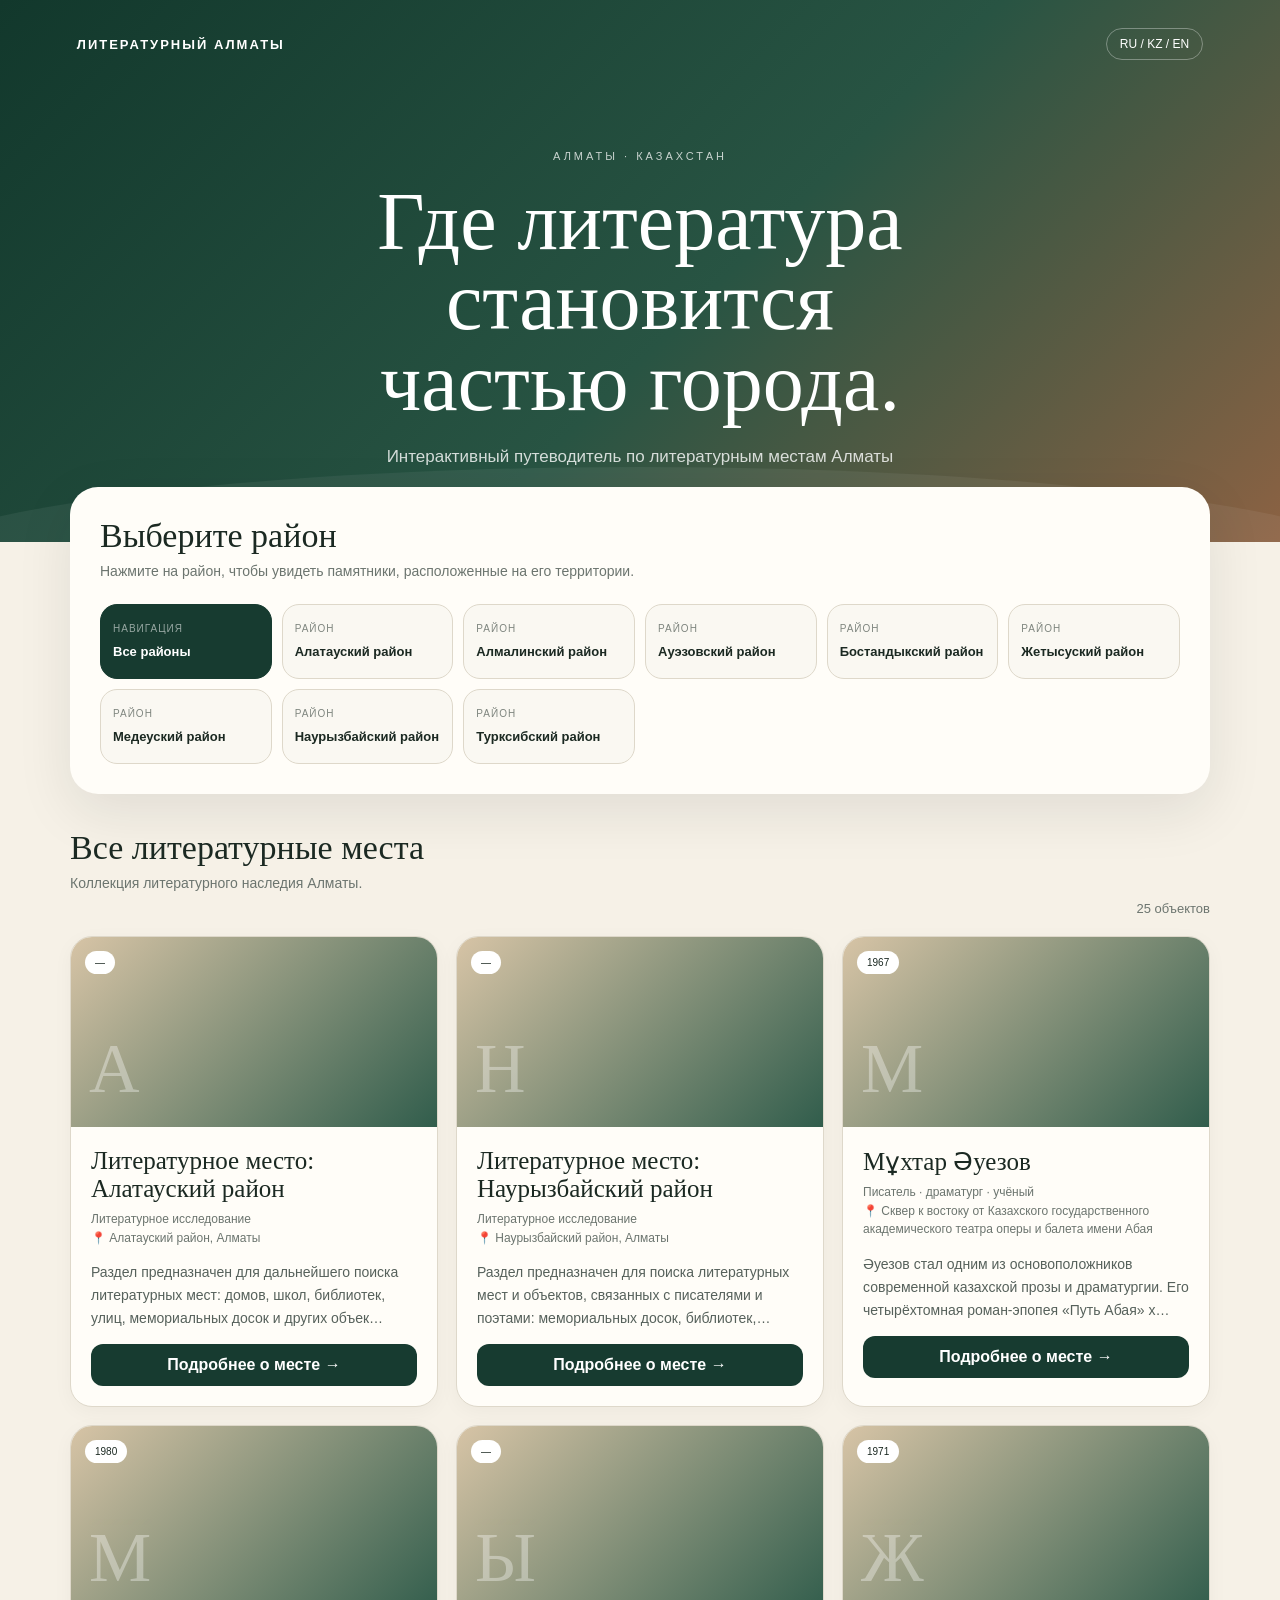
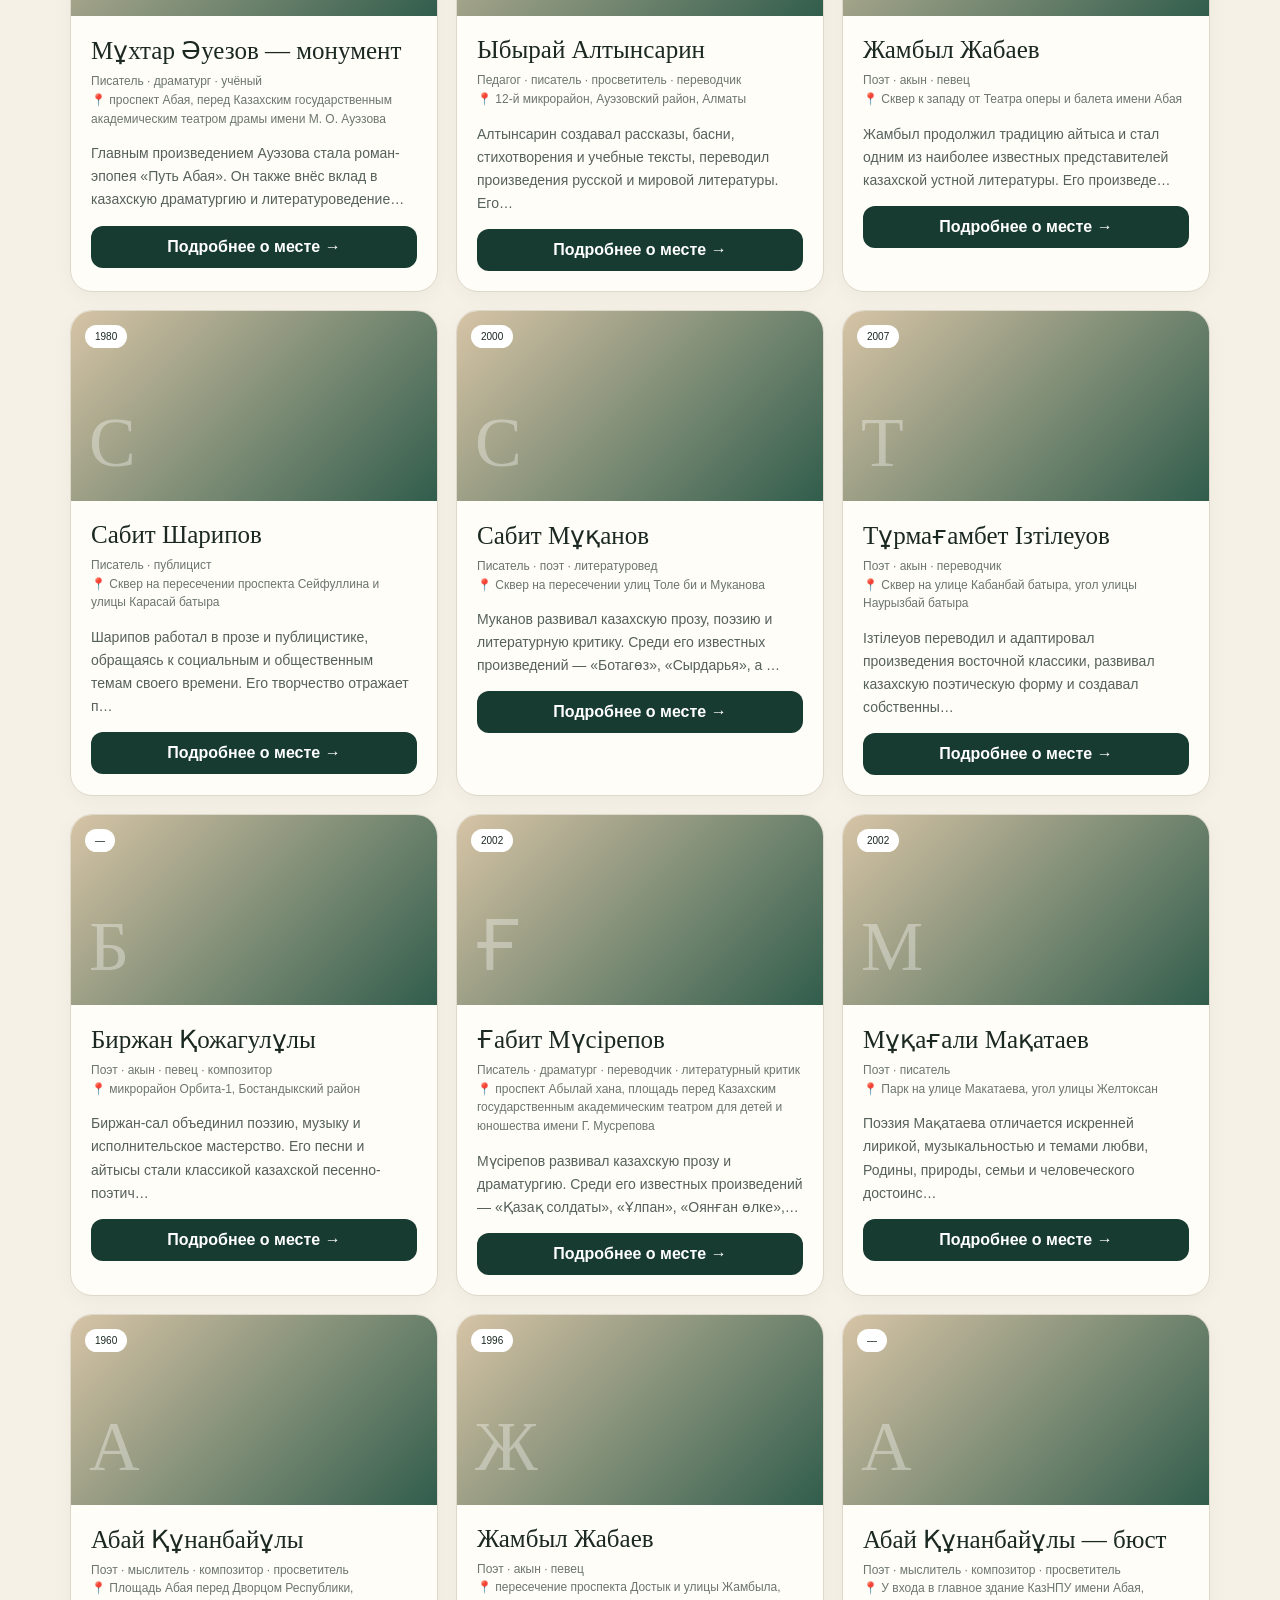
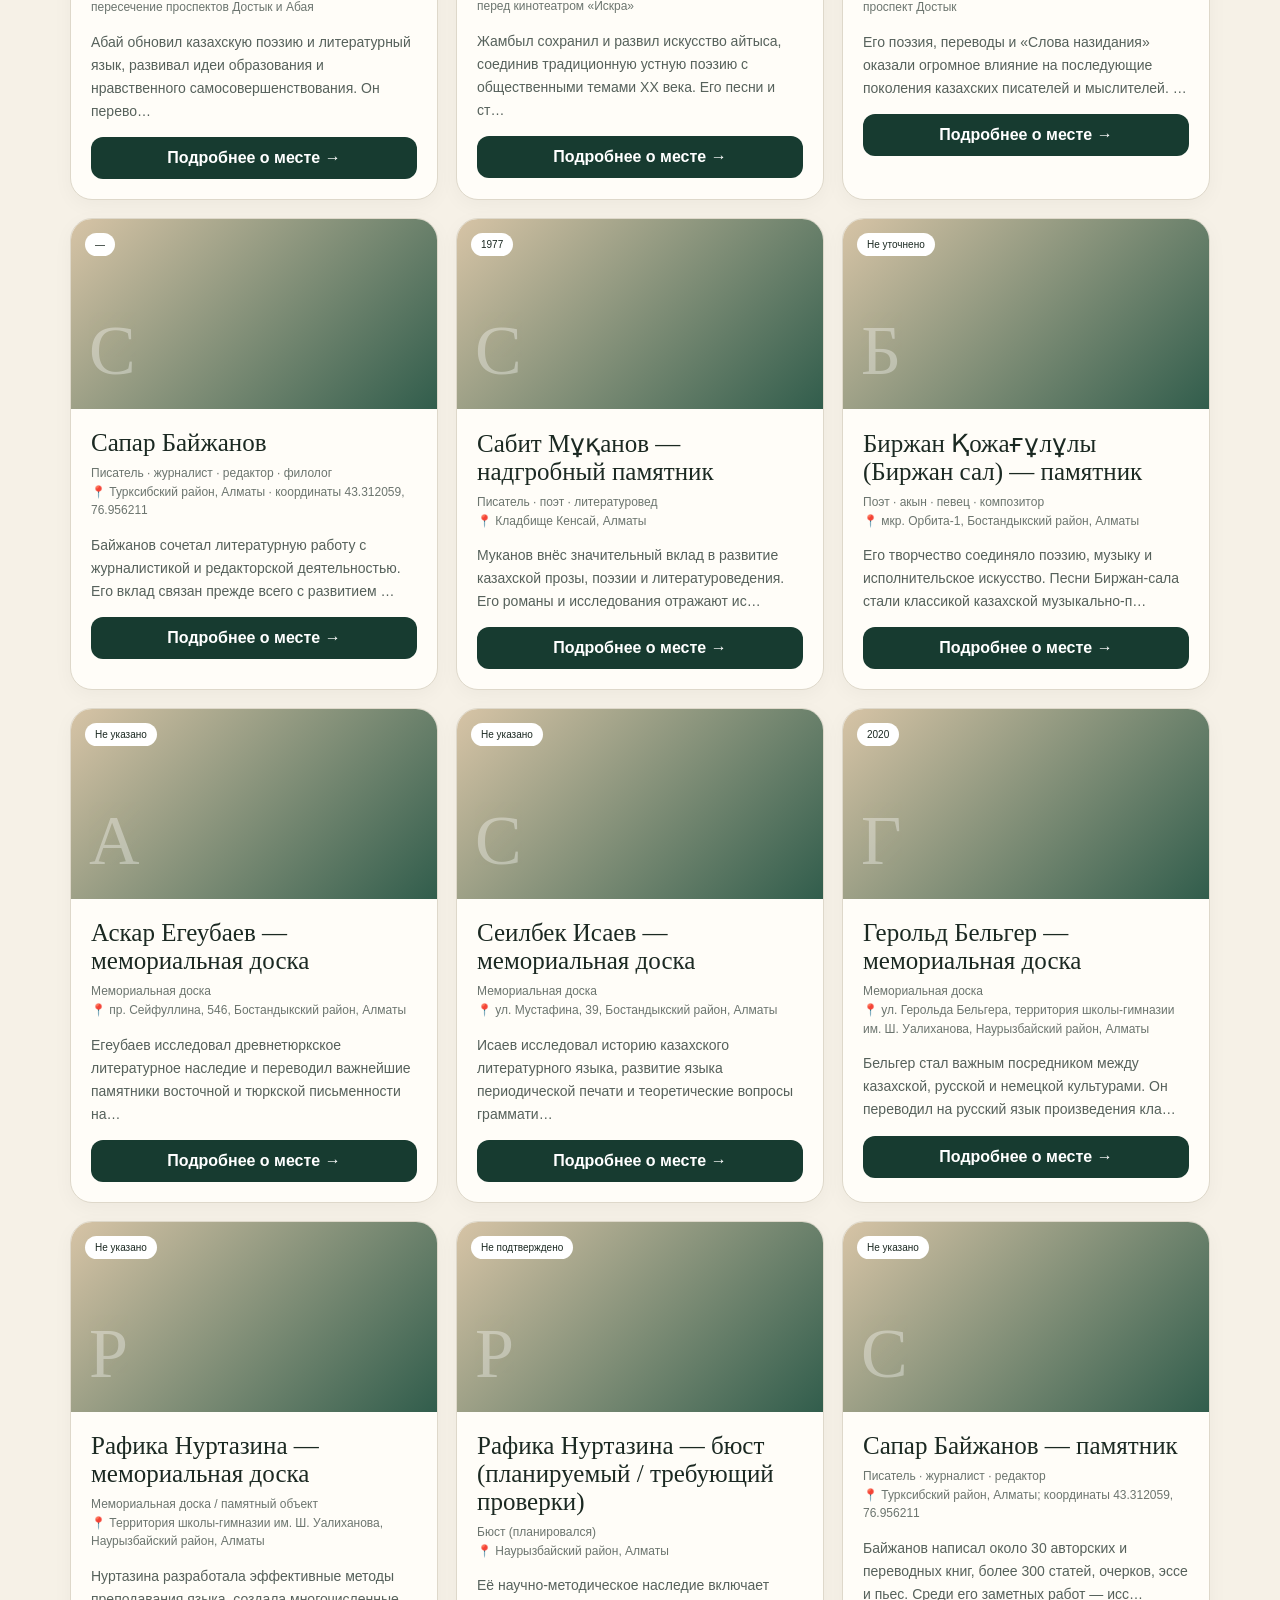
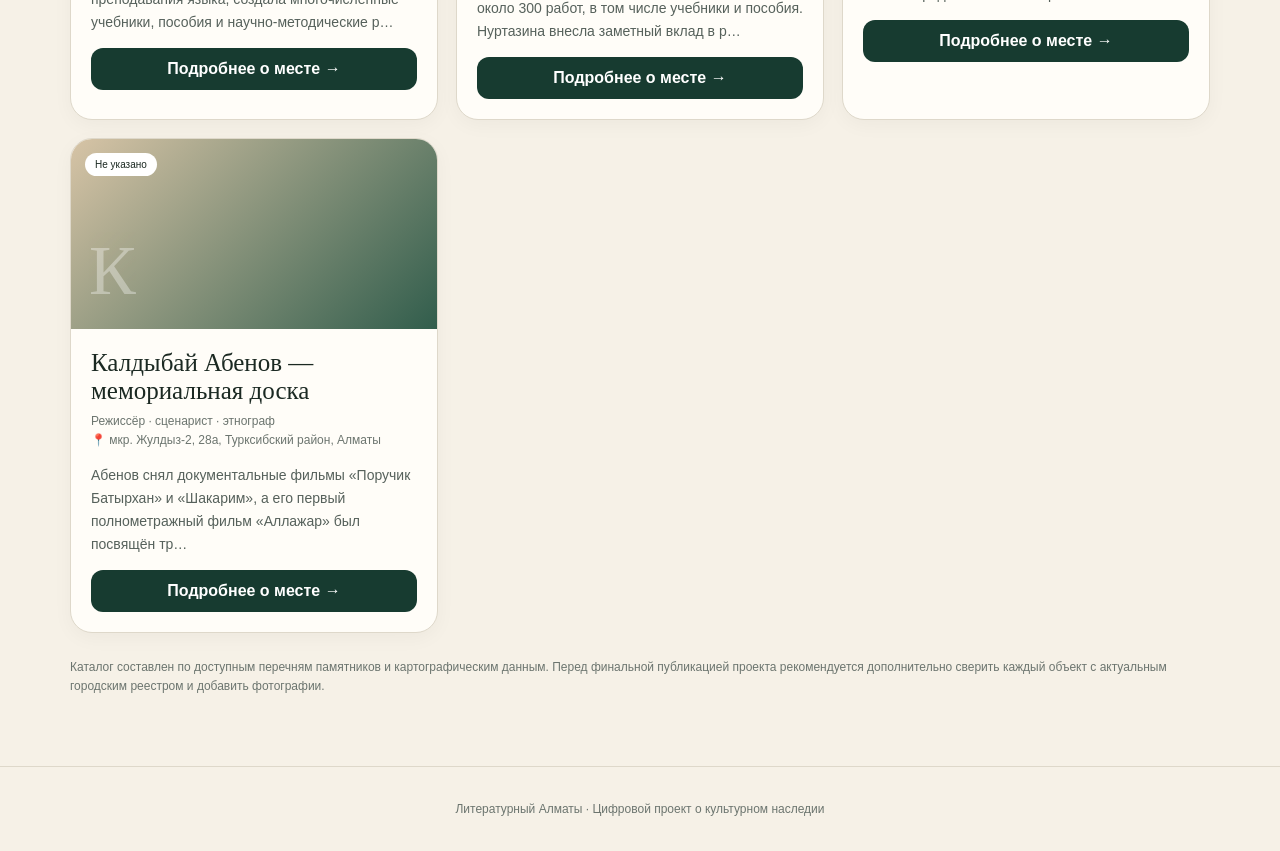
<file: index.html>
<!DOCTYPE html>
<html lang="zh">
<head>
<meta charset="UTF-8">
<meta name="viewport" content="width=device-width, initial-scale=1.0">
<title>Литературный Алматы — памятники казахским писателям</title>
<style>
:root{--green:#173b30;--green2:#285443;--cream:#f6f1e7;--white:#fffdf8;--brown:#a96f43;--gold:#c8a66a;--text:#1b2922;--muted:#6c756f;--line:#ded8ca}
*{box-sizing:border-box}html{scroll-behavior:smooth}body{margin:0;background:var(--cream);color:var(--text);font-family:Arial,Helvetica,sans-serif}
button{font:inherit;cursor:pointer}.hero{min-height:510px;padding:28px 6vw 70px;color:#fff;position:relative;overflow:hidden;background:linear-gradient(135deg,#12382c,#285443 55%,#8c6243)}
.hero:after{content:"";position:absolute;width:120%;height:220px;left:-10%;bottom:-145px;background:rgba(255,255,255,.06);border-radius:50%}
.nav{display:flex;justify-content:space-between;align-items:center;position:relative;z-index:10}.brand{font-weight:700;font-size:13px;letter-spacing:2px;text-transform:uppercase}.badge{padding:8px 13px;border:1px solid #ffffff55;border-radius:30px;font-size:12px;background:transparent;color:#fff}.lang-menu{display:none;position:absolute;right:6vw;top:68px;background:#fff;border-radius:14px;padding:7px;box-shadow:0 12px 30px #0004;z-index:20}.lang-menu.show{display:block}.lang-menu button{display:block;border:0;background:#fff;padding:9px 16px;width:120px;text-align:left;border-radius:9px;color:#173b30}.lang-menu button:hover{background:#f2eee5}
.hero-copy{max-width:850px;text-align:center;margin:90px auto 0;position:relative;z-index:2}.eyebrow{text-transform:uppercase;letter-spacing:3px;font-size:11px;opacity:.75}
h1{font-family:Georgia,serif;font-weight:400;font-size:clamp(44px,7vw,82px);line-height:.98;margin:20px 0}.hero-copy p{max-width:650px;margin:auto;font-size:17px;line-height:1.7;color:#ffffffcc}
.wrap{max-width:1180px;margin:-55px auto 70px;padding:0 20px;position:relative;z-index:5}.panel{background:var(--white);border-radius:28px;padding:30px;box-shadow:0 18px 55px #15251b18}
h2{font:400 34px Georgia,serif;margin:0 0 8px}.sub{color:var(--muted);font-size:14px;margin:0 0 25px}.districts{display:grid;grid-template-columns:repeat(6,1fr);gap:10px}
.district{border:1px solid var(--line);background:#faf8f2;border-radius:17px;padding:16px 12px;text-align:left;color:var(--text);transition:.2s;min-height:75px}.district:hover{transform:translateY(-2px);border-color:var(--green2)}.district.active{background:var(--green);color:#fff;border-color:var(--green)}
.district span{display:block;font-size:10px;text-transform:uppercase;letter-spacing:1px;opacity:.55;margin-bottom:8px}.district b{font-size:13px}
.results{margin-top:35px}.results-head{display:flex;justify-content:space-between;align-items:end;gap:20px}.count{color:var(--muted);font-size:13px}.cards{display:grid;grid-template-columns:repeat(3,1fr);gap:18px;margin-top:20px}
.card{background:var(--white);border:1px solid var(--line);border-radius:22px;overflow:hidden;box-shadow:0 5px 20px #15251b0a;transition:.2s}.card:hover{transform:translateY(-4px);box-shadow:0 15px 35px #15251b18}
.photo{height:190px;background:linear-gradient(135deg,#d7c4a6,#315d4c);display:flex;align-items:flex-end;padding:18px;position:relative;color:#fff}.letter{font:70px Georgia,serif;opacity:.35}.year{position:absolute;top:14px;left:14px;background:#fff;color:var(--text);border-radius:20px;padding:6px 10px;font-size:10px}
.body{padding:20px}.body h3{font:400 25px Georgia,serif;margin:0 0 7px}.meta{font-size:12px;color:var(--muted);line-height:1.55}.body p{font-size:14px;line-height:1.65;color:#56615b}.open{width:100%;border:0;background:var(--green);color:#fff;padding:12px;border-radius:12px;font-weight:700}.open:hover{background:#102e24}
.note{margin:25px 0 0;color:var(--muted);font-size:12px;line-height:1.6}
.modal{display:none;position:fixed;inset:0;background:#07130ecf;z-index:100;padding:20px;align-items:center;justify-content:center}.modal.show{display:flex}.box{background:var(--white);border-radius:27px;width:min(900px,100%);max-height:90vh;overflow:auto;position:relative}.modal-head{min-height:230px;padding:30px;display:flex;align-items:end;background:linear-gradient(135deg,#173b30,#9b6a45);color:#fff}.modal-head h2{font-size:48px;margin:0}.close{position:absolute;right:16px;top:16px;width:40px;height:40px;border:0;border-radius:50%;font-size:24px;background:#fff;color:var(--text)}.modal-body{padding:28px}.facts{display:grid;grid-template-columns:repeat(2,1fr);gap:12px;margin-bottom:28px}.fact{border:1px solid var(--line);border-radius:15px;padding:14px}.fact small{display:block;text-transform:uppercase;letter-spacing:1px;color:var(--muted);font-size:9px;margin-bottom:6px}.fact b{font-size:14px}.modal-body h3{font:400 25px Georgia,serif}.modal-body p{line-height:1.75;color:#53605a}.maps{display:inline-block;background:var(--brown);color:#fff;text-decoration:none;padding:13px 18px;border-radius:12px;font-weight:700;margin-top:5px}.maps:hover{background:#8f5832}
footer{text-align:center;color:var(--muted);font-size:12px;padding:35px;border-top:1px solid var(--line)}
@media(max-width:900px){.districts{grid-template-columns:repeat(3,1fr)}.cards{grid-template-columns:repeat(2,1fr)}}@media(max-width:600px){.districts{grid-template-columns:repeat(2,1fr)}.cards{grid-template-columns:1fr}.hero{min-height:540px}.modal-head h2{font-size:36px}.facts{grid-template-columns:1fr}}
</style>
</head>
<body>

<header class="hero">
 <nav class="nav"><div class="brand">Литературный Алматы</div><button class="badge" id="langBtn" onclick="toggleLang()">RU / KZ / EN</button></nav>
 <div class="lang-menu" id="langMenu">
  <button onclick="setLang('ru')">Русский</button>
  <button onclick="setLang('kk')">Қазақша</button>
  <button onclick="setLang('en')">English</button>
  <button onclick="setLang('zh')">中文</button>
 </div>
 <div class="hero-copy">
  <div class="eyebrow">Алматы · Казахстан</div>
  <h1>Где литература становится<br>частью города.</h1>
  <p>Интерактивный путеводитель по литературным местам Алматы</p>
 </div>
</header>

<main class="wrap">
 <section class="panel">
  <h2>Выберите район</h2>
  <p class="sub">Нажмите на район, чтобы увидеть памятники, расположенные на его территории.</p>
  <div class="districts" id="districts"></div>
 </section>

 <section class="results" id="results">
  <div class="results-head"><div><h2 id="title">Все памятники</h2><p class="sub" id="subtitle">Коллекция литературного наследия Алматы.</p></div><div class="count" id="count"></div></div>
  <div class="cards" id="cards"></div>
  <p class="note">Каталог составлен по доступным перечням памятников и картографическим данным. Перед финальной публикацией проекта рекомендуется дополнительно сверить каждый объект с актуальным городским реестром и добавить фотографии.</p>
 </section>
</main>

<footer>Литературный Алматы · Цифровой проект о культурном наследии</footer>

<div class="modal" id="modal">
 <div class="box">
  <button class="close" onclick="closeModal()" aria-label="Закрыть">×</button>
  <div class="modal-head"><h2 id="mName"></h2></div>
  <div class="modal-body">
   <div class="facts" id="facts"></div>
   <h3 id="bioTitle">Биография</h3><p id="bio"></p>
   <h3 id="contributionTitle">Вклад в литературу</h3><p id="contribution"></p>
   <h3 id="monumentTitle">О месте</h3><p id="monument"></p>
   <a class="maps" id="maps" target="_blank" rel="noopener">📍 Открыть точное место в Google Maps</a>
  </div>
 </div>
</div>

<script>
const districts=[
 {id:"all",name:"Все районы"},{id:"alatausky",name:"Алатауский район"},
 {id:"almaly",name:"Алмалинский район"},{id:"auezov",name:"Ауэзовский район"},
 {id:"bostandyq",name:"Бостандыкский район"},{id:"zhetysu",name:"Жетысуский район"},
 {id:"medeu",name:"Медеуский район"},{id:"nauryzbay",name:"Наурызбайский район"},
 {id:"turksib",name:"Турксибский район"}
];

const monuments=[
 {id:16,district:"alatausky",name:"Литературное место: Алатауский район",type:"Литературное исследование",year:"—",
 address:"Алатауский район, Алматы",creator:"В проверенных источниках не выявлен подтверждённый памятник казахскому писателю или поэту; район требует дополнительного литературно-мемориального поиска",
 letter:"А",bio:"Алатауский район включён в путеводитель как отдельная зона исследования. В проверенных источниках не выявлен подтверждённый памятник именно казахскому писателю или поэту, поэтому неподтверждённые военные и общегородские мемориалы не выдаются за литературные объекты.",
 contribution:"Раздел предназначен для дальнейшего поиска литературных мест: домов, школ, библиотек, улиц, мемориальных досок и других объектов, связанных с казахскими авторами.",
 monument:"На этом этапе мы сознательно не называем неподтверждённый объект памятником. После проверки районных материалов и городского реестра сюда можно добавить конкретное литературное место с фотографией и координатами.",i18n:{"zh":{"role":"文学研究","bio":"阿拉套区作为独立研究区域纳入本指南。目前尚未确认专门纪念哈萨克作家或诗人的正式纪念碑。","contribution":"本区将继续寻找与哈萨克作家和诗人相关的住宅、学校、图书馆、街道和文化机构。","monument":"现阶段不会将未经确认的对象标记为纪念碑，后续可加入具体文学地点、照片和坐标。","role":"文学研究"},"kk":{address:"Алатау ауданы, Алматы",creator:"В проверенных источниках не выявлен подтверждённый памятник казахскому писателю или поэту; район требует дополнительного литературно-мемориального поиска",role:"Әдеби зерттеу" ,"bio":"Алатау ауданы жобада жеке зерттеу аумағы ретінде енгізілген. Қазіргі база бойынша дәл осы ауданнан қазақ жазушысына немесе ақынына арналған расталған ескерткіш анықталған жоқ.","contribution":"Бұл бөлім кейін жазушылар мен ақындарға қатысты үйлер, мектептер, кітапханалар, көшелер, мемориалдық тақталар және мәдени нысандарды іздеуге арналған.","monument":"Қазіргі кезеңде расталмаған нысан ескерткіш ретінде көрсетілмейді. Қосымша зерттеуден кейін нақты әдеби орын, фотосурет және координаттар қосуға болады."},"en":{address:"Kazakh",creator:"No confirmed monument dedicated to a Kazakh writer or poet was found in the available state register.",role:"Literary research","bio":"Alatau District is included as a separate research area in the guide. The current database does not contain a confirmed monument specifically dedicated to a Kazakh writer or poet in this district.","contribution":"This section is reserved for further research into houses, schools, libraries, streets, memorial plaques and cultural institutions connected with Kazakh writers and poets.","monument":"At this stage, no unverified object is presented as a monument. After further research, a specific literary place with a photograph and coordinates can be added."}},
 maps:"https://www.google.com/maps/search/?api=1&query=Алатауский+район+Алматы"},
 {id:17,district:"nauryzbay",name:"Литературное место: Наурызбайский район",type:"Литературное исследование",year:"—",
 address:"Наурызбайский район, Алматы",creator:"Подтверждённого памятника казахскому писателю/поэту в доступном государственном перечне не найдено",
 letter:"Н",bio:"Наурызбайский район включён в путеводитель как самостоятельная территория исследования. В текущей базе подтверждённый памятник именно казахскому писателю или поэту не установлен.",
 contribution:"Раздел предназначен для поиска литературных мест и объектов, связанных с писателями и поэтами: мемориальных досок, библиотек, школ, улиц и культурных учреждений.",
 monument:"На этом этапе мы не приписываем району неподтверждённый памятник. После дополнительного исследования районных и городских источников карточку можно заменить на конкретный объект с проверенными данными.",i18n:{"zh":{"role":"文学研究","bio":"纳乌尔兹拜区作为独立研究区域纳入本指南。目前尚未确认专门纪念哈萨克作家或诗人的正式纪念碑。","contribution":"本区将继续寻找与作家和诗人相关的纪念牌、图书馆、学校、街道和文化机构。","monument":"进一步核查区级和市级资料后，可以加入具体文学地点。","role":"文学研究"},"kk":{address:"Наурызбай ауданы, Алматы",creator:"Подтверждённого памятника казахскому писателю/поэту в доступном государственном перечне не найдено",role:"Әдеби зерттеу" ,"bio":"Наурызбай ауданы жобада жеке зерттеу аумағы ретінде енгізілген. Қазіргі база бойынша дәл осы ауданнан қазақ жазушысына немесе ақынына арналған расталған ескерткіш анықталған жоқ.","contribution":"Бұл бөлім жазушылар мен ақындарға байланысты мемориалдық тақталар, кітапханалар, мектептер, көшелер және мәдени нысандарды одан әрі іздеуге арналған.","monument":"Қазіргі кезеңде расталмаған ескерткіш көрсетілмейді. Қосымша аудандық және қалалық дереккөздер тексерілгеннен кейін нақты әдеби орын қосылады."},"en":{address:"Kazakh",creator:"No confirmed monument dedicated to a Kazakh writer or poet was found in the available state register.",role:"Literary research","bio":"Nauryzbay District is included as a separate research area in the guide. The current database does not contain a confirmed monument specifically dedicated to a Kazakh writer or poet in this district.","contribution":"This section is reserved for further research into memorial plaques, libraries, schools, streets and cultural institutions connected with Kazakh writers and poets.","monument":"At this stage, no unverified monument is presented. A specific literary place can be added after further district and city sources are checked."}},
 maps:"https://www.google.com/maps/search/?api=1&query=Наурызбайский+район+Алматы"},
 {id:1,district:"almaly",name:"Мұхтар Әуезов",type:"Писатель · драматург · учёный",year:"1967",
 address:"Сквер к востоку от Казахского государственного академического театра оперы и балета имени Абая",
 creator:"Скульптор Т. С. Досмагамбетов; архитектор М. Мендикулов",
 letter:"М",bio:"Мұхтар Омарханұлы Әуезов (1897–1961) — выдающийся казахский писатель, драматург, учёный и общественный деятель. Родился в Семипалатинской области, получил филологическое образование и посвятил значительную часть жизни литературе и исследованию наследия Абая.",
 contribution:"Әуезов стал одним из основоположников современной казахской прозы и драматургии. Его четырёхтомная роман-эпопея «Путь Абая» художественно осмыслила жизнь и эпоху Абая и стала одним из главных произведений казахской литературы XX века. Он также писал рассказы, пьесы и литературоведческие исследования.",
 monument:"Бронзовый бюст Мухтара Ауэзова установлен в 1967 году в сквере к востоку от Казахского государственного академического театра оперы и балета имени Абая. В государственном перечне памятников Алматы указаны скульптор Т. Досмагамбетов и архитектор М. Мендикулов.",i18n:{"zh":{"role":"作家 · 剧作家 · 学者","bio":"穆赫塔尔·奥马尔汗努雷·阿乌埃佐夫（1897–1961）是杰出的哈萨克作家、剧作家、学者和社会活动家。他长期从事文学创作，并研究和推广阿拜的文学遗产。","contribution":"阿乌埃佐夫是现代哈萨克小说和戏剧的重要奠基者之一。他的四卷本史诗小说《阿拜之路》成为哈萨克文学经典。","monument":"青铜半身像于1967年设立，位于阿拜国家学术歌剧与芭蕾舞剧院东侧广场。名录列雕塑家T.多斯马甘别托夫和建筑师M.门迪库洛夫。","role":"文学研究"},"kk":{address:"Сквер к востоку от Казахского государственного академического театра оперы и балета имени Абая",creator:"Скульптор Т. С. Досмагамбетов; архитектор М. Мендикулов",role:"Жазушы · драматург · ғалым" ,"bio":"Мұхтар Омарханұлы Әуезов (1897–1961) — көрнекті қазақ жазушысы, драматург, ғалым және қоғам қайраткері. Ол қазақ әдебиетінің тарихын зерттеп, Абай мұрасын кеңінен насихаттауға үлкен үлес қосты.","contribution":"Әуезов қазіргі қазақ прозасы мен драматургиясының негізін қалаушылардың бірі болды. Оның төрт томдық «Абай жолы» роман-эпопеясы қазақ әдебиетінің классикалық туындысына айналып, Абай дәуірін көркем түрде танытты.","monument":"Мұхтар Әуезовтің қола бюсті 1967 жылы Абай атындағы опера және балет театрының шығыс жағындағы скверде орнатылған. Алматының ескерткіштер тізімінде мүсінші Т. Досмағамбетов пен сәулетші М. Мендикулов көрсетілген."},"en":{address:"Kazakh",creator:"Sculptor T. Dosmagambetov; architect M. Mendikulov",role:"Writer · dramatist · scholar","bio":"Mukhtar Omarhanuly Auezov (1897–1961) was a major Kazakh writer, dramatist, scholar and public figure. He devoted much of his career to literature and to researching and promoting Abai’s legacy.","contribution":"Auezov was one of the founders of modern Kazakh prose and drama. His four-volume epic novel The Path of Abai became a classic of Kazakh literature and offered a major artistic interpretation of Abai’s life and era.","monument":"The bronze bust of Mukhtar Auezov was installed in 1967 in the square east of the Abai State Academic Opera and Ballet Theatre. Almaty’s monument register lists sculptor T. Dosmagambetov and architect M. Mendikulov."}},
 maps:"https://www.google.com/maps/search/?api=1&query=Театр+Абая+Алматы"},
 {id:2,district:"almaly",name:"Мұхтар Әуезов — монумент",type:"Писатель · драматург · учёный",year:"1980",
 address:"проспект Абая, перед Казахским государственным академическим театром драмы имени М. О. Ауэзова",
 creator:"Скульптор Е. А. Сергеев; архитекторы О. Ж. Баймурзаев, А. С. Кайнарбаев",
 letter:"М",bio:"Мұхтар Омарханұлы Әуезов (1897–1961) — классик казахской литературы, писатель, драматург и исследователь творчества Абая. Его научная и художественная работа оказала большое влияние на развитие национальной культуры.",
 contribution:"Главным произведением Ауэзова стала роман-эпопея «Путь Абая». Он также внёс вклад в казахскую драматургию и литературоведение, исследуя историю литературы и наследие Абая.",
 monument:"Монумент расположен перед Казахским государственным академическим театром драмы имени М. О. Ауэзова на проспекте Абая. В проекте он представлен как отдельная литературная точка; точные сведения о дате, авторстве и охранном статусе рекомендуется сверить с актуальным городским реестром.",i18n:{"zh":{"role":"作家 · 剧作家 · 学者","bio":"穆赫塔尔·阿乌埃佐夫（1897–1961）是哈萨克文学经典作家、剧作家，也是阿拜研究的重要学者。","contribution":"他的代表作《阿拜之路》对哈萨克文学产生深远影响，他也推动了戏剧和文学研究的发展。","monument":"纪念碑位于阿拜大街穆赫塔尔·阿乌埃佐夫哈萨克国家学术戏剧院前。具体日期和作者建议与城市名录核对。","role":"文学研究"},"kk":{address:"проспект Абая, перед Казахским государственным академическим театром драмы имени М. О. Ауэзова",creator:"Скульптор Е. А. Сергеев; архитекторы О. Ж. Баймурзаев, А. С. Кайнарбаев",role:"Жазушы · драматург · ғалым" ,"bio":"Мұхтар Әуезов (1897–1961) — қазақ әдебиетінің классигі, жазушы, драматург және Абай шығармашылығын зерттеуші. Оның ғылыми және көркем еңбектері ұлттық мәдениеттің дамуына зор ықпал етті.","contribution":"Әуезовтің басты шығармасы — «Абай жолы» роман-эпопеясы. Ол қазақ драматургиясы мен әдебиеттануының дамуына да үлес қосты, Абай мұрасын ғылыми тұрғыдан зерттеді.","monument":"Мұхтар Әуезовке арналған монумент Абай атындағы қазақ мемлекеттік академиялық драма театрының алдында, Абай даңғылында орналасқан. Ескерткіштің нақты деректерін жоба жарияланар алдында қалалық тізіліммен салыстыру ұсынылады."},"en":{address:"Kazakh",creator:"Sculptor E. Sergeev; architects O. Baymurzayev and A. Kainarbayev",role:"Writer · dramatist · scholar","bio":"Mukhtar Auezov (1897–1961) was a classic of Kazakh literature, a writer, dramatist and scholar of Abai’s legacy. His artistic and academic work had a major influence on Kazakhstan’s cultural development.","contribution":"Auezov’s major work is the epic novel The Path of Abai. He also contributed significantly to Kazakh drama and literary studies, particularly through his research on Abai.","monument":"The monument to Mukhtar Auezov stands in front of the Mukhtar Auezov Kazakh State Academic Drama Theatre on Abai Avenue. The exact monument details should be cross-checked with the city register before publication."}},
 maps:"https://www.google.com/maps/search/?api=1&query=Казахский+театр+драмы+имени+Мухтара+Ауэзова+Алматы"},
 {id:15,district:"auezov",name:"Ыбырай Алтынсарин",type:"Педагог · писатель · просветитель · переводчик",year:"—",
 address:"12-й микрорайон, Ауэзовский район, Алматы",creator:"Памятник-бюст; данные об авторе и дате установки требуют дополнительной проверки",
 letter:"Ы",bio:"Ыбырай Алтынсарин (1841–1889) — выдающийся казахский просветитель, педагог, писатель и переводчик, один из основоположников светского образования в Казахстане.",
 contribution:"Алтынсарин создавал рассказы, басни, стихотворения и учебные тексты, переводил произведения русской и мировой литературы. Его «Кел, балалар, оқылық!» стало символом просветительской идеи и развития образования на казахском языке.",
 monument:"В рабочей базе проекта точка связана с именем Алтынсарина в Ауэзовском районе. Поскольку статус объекта как самостоятельного официального памятника не удалось однозначно подтвердить, перед публикацией необходимо проверить его по городскому реестру.",i18n:{"zh":{"role":"教育家 · 作家 · 启蒙者 · 翻译家","bio":"伊布赖·阿尔滕萨林（1841–1889）是杰出的哈萨克教育家、教师、作家和翻译家。","contribution":"他创作故事、寓言、诗歌和教材，并翻译俄语及世界文学作品，是哈萨克世俗教育的重要奠基者。","monument":"项目数据库将该地点列为阿乌埃佐夫区与阿尔滕萨林相关的文学地点，其官方纪念碑身份需进一步确认。","role":"文学研究"},"kk":{address:"12-шағынаудан, Әуезов ауданы, Алматы",creator:"Памятник-бюст; данные об авторе и дате установки требуют дополнительной проверки",role:"Педагог · жазушы · ағартушы · аудармашы" ,"bio":"Ыбырай Алтынсарин (1841–1889) — көрнекті қазақ ағартушысы, педагог, жазушы және аудармашы, Қазақстандағы зайырлы білім берудің негізін қалаушылардың бірі.","contribution":"Алтынсарин әңгімелер, мысалдар, өлеңдер және оқу мәтіндерін жазып, орыс және әлем әдебиетінен аудармалар жасады. Оның «Кел, балалар, оқылық!» шығармасы қазақ тіліндегі ағартушылық идеяның символына айналды.","monument":"Жобаның жұмыс базасында бұл нүкте Әуезов ауданында Алтынсарин есімімен байланысты әдеби орын ретінде белгіленген. Оның жеке ресми ескерткіш ретіндегі мәртебесін жариялау алдында қалалық тізілімнен тексеру қажет."},"en":{address:"Kazakh",creator:"Bust monument; author and installation date require further verification.",role:"Educator · writer · public intellectual · translator","bio":"Ybyrai Altynsarin (1841–1889) was a major Kazakh educator, teacher, writer and translator and one of the founders of secular education in Kazakhstan.","contribution":"Altynsarin wrote stories, fables, poems and educational texts and translated works from Russian and world literature. His work Come, Children, Let Us Learn became a symbol of educational reform in the Kazakh language.","monument":"The project database marks this point in Auezov District as a literary place associated with Altynsarin. Its status as an official standalone monument should be confirmed through the city register before publication."}},
 maps:"https://www.google.com/maps/search/?api=1&query=12-й+микрорайон+Алматы+памятник+Алтынсарину"},
 {id:3,district:"almaly",name:"Жамбыл Жабаев",type:"Поэт · акын · певец",year:"1971",
 address:"Сквер к западу от Театра оперы и балета имени Абая",
 creator:"Скульптор Х. И. Наурызбаев; архитектор М. Мендикулов",
 letter:"Ж",bio:"Жамбыл Жабаев (1846–1945) — великий казахский акын, певец и мастер импровизационной поэзии. Он родился в Жетысу и с юности развивал традицию устного поэтического состязания.",
 contribution:"Жамбыл продолжил традицию айтыса и стал одним из наиболее известных представителей казахской устной литературы. Его произведения и выступления сохранили для XX века богатую традицию импровизационной поэзии и музыкального исполнения.",
 monument:"Бюст Жамбыла расположен в сквере возле Театра оперы и балета имени Абая. Государственный перечень памятников Алматы датирует объект 1971 годом. Памятник представляет Жамбыла как мастера традиционной поэзии.",i18n:{"zh":{"role":"诗人 · 阿肯 · 歌手","bio":"江布尔·扎巴耶夫（1846–1945）是伟大的哈萨克阿肯、歌手和即兴诗人。","contribution":"他继承并发展阿依特斯和口头诗歌传统，使这一艺术形式延续到20世纪。","monument":"半身像位于阿拜歌剧与芭蕾舞剧院附近的历史广场，城市名录将该对象标为1971年。","role":"文学研究"},"kk":{address:"Сквер к западу от Театра оперы и балета имени Абая",creator:"Скульптор Х. И. Наурызбаев; архитектор М. Мендикулов",role:"Ақын · жыршы · әнші" ,"bio":"Жамбыл Жабаев (1846–1945) — ұлы қазақ ақыны, жыршы, әнші және суырыпсалма өнердің шебері. Ол Жетісу өңірінде дүниеге келіп, айтыс дәстүрін дамытты.","contribution":"Жамбыл айтыс пен ауызша поэзия дәстүрін XX ғасырға жеткізген аса маңызды тұлға болды. Оның шығармалары қазақтың дәстүрлі поэзиясы мен музыкалық орындаушылық мәдениетінің жалғастығын сақтады.","monument":"Жамбылдың бюсті Абай атындағы опера және балет театры маңындағы тарихи скверде орналасқан. Алматының мемлекеттік тізімінде бұл нысан 1971 жылмен белгіленеді."},"en":{address:"Kazakh",creator:"Sculptor H. Nauryzbayev; architect M. Mendikulov",role:"Poet · akyn · singer","bio":"Zhambyl Zhabayev (1846–1945) was a great Kazakh akyn, singer and master of improvised oral poetry. Born in Zhetysu, he became one of the best-known representatives of the traditional aitys tradition.","contribution":"Zhambyl preserved and developed the tradition of aitys and oral poetry, carrying it into the twentieth century. His work helped preserve Kazakhstan’s heritage of improvised verse and musical performance.","monument":"Zhambyl’s bust stands in the historic square near the Abai Opera and Ballet Theatre. Almaty’s monument register dates the object to 1971; the exact authorship should be checked against the current register."}},
 maps:"https://www.google.com/maps/search/?api=1&query=Театр+Абая+Алматы"},
 {id:4,district:"almaly",name:"Сабит Шарипов",type:"Писатель · публицист",year:"1980",
 address:"Сквер на пересечении проспекта Сейфуллина и улицы Карасай батыра",
 creator:"Скульптор П. И. Шорохов",
 letter:"С",bio:"Сабир Шарипов (1882–1942) — казахский писатель, публицист и общественный деятель начала XX века. Его деятельность связана с ранним этапом формирования новой казахской письменной литературы и общественной мысли.",
 contribution:"Шарипов работал в прозе и публицистике, обращаясь к социальным и общественным темам своего времени. Его творчество отражает переход от традиционной словесной культуры к новой литературной и общественной форме.",
 monument:"Бюст писателя установлен в 1980 году на пересечении улицы Карасай батыра и проспекта Сейфуллина. Объект указан в перечнях памятников Алматы как памятник-бюст С. Шарипову.",i18n:{"zh":{"role":"作家 · 政论家","bio":"萨比尔·沙里波夫（1882–1942）是20世纪初的哈萨克作家、政论家和社会活动家。","contribution":"他从事小说和政论写作，关注当时的社会问题。","monument":"半身像于1980年设立，位于卡拉赛·巴特尔街与谢富林大道交叉口。","role":"文学研究"},"kk":{address:"Сквер на пересечении проспекта Сейфуллина и улицы Карасай батыра",creator:"Скульптор П. И. Шорохов",role:"Жазушы · публицист" ,"bio":"Сәбір Шәріпов (1882–1942) — XX ғасыр басындағы қазақ жазушысы, публицист және қоғам қайраткері. Оның қызметі жаңа қазақ жазба әдебиеті мен қоғамдық ойдың қалыптасу кезеңімен байланысты.","contribution":"Шәріпов проза мен публицистикада еңбек етіп, өз дәуірінің әлеуметтік және қоғамдық мәселелерін көтерді. Оның шығармашылығы дәстүрлі сөз өнерінен жаңа жазба әдебиетке өтудің бір қырын көрсетеді.","monument":"Жазушының бюсті 1980 жылы Қарасай батыр көшесі мен Сейфуллин даңғылының қиылысында орнатылған. Алматының ескерткіштер тізімінде ол С. Шәріповке арналған бюст ретінде көрсетіледі."},"en":{address:"Kazakh",creator:"Sculptor P. I. Shorokhov",role:"Writer · publicist","bio":"Sabir Sharipov (1882–1942) was a Kazakh writer, publicist and public figure of the early twentieth century. His career belongs to the formative period of modern Kazakh written literature and public thought.","contribution":"Sharipov worked in prose and journalism, addressing social and public issues of his time. His work reflects the transition from traditional oral culture toward modern written literary forms.","monument":"The writer’s bust was installed in 1980 at the intersection of Karasai Batyr Street and Seifullin Avenue. Almaty’s monument lists identify it as a bust dedicated to S. Sharipov."}},
 maps:"https://www.google.com/maps/search/?api=1&query=Сейфуллина+Карасай+батыра+Алматы"},
 {id:5,district:"almaly",name:"Сабит Мұқанов",type:"Писатель · поэт · литературовед",year:"2000",
 address:"Сквер на пересечении улиц Толе би и Муканова",
 creator:"Архитектор Т. Жанысбеков; бронзовый бюст",
 letter:"С",bio:"Сабит Муканов (1900–1973) — казахский писатель, поэт, литературовед и общественный деятель, один из заметных авторов казахской литературы XX века.",
 contribution:"Муканов развивал казахскую прозу, поэзию и литературную критику. Среди его известных произведений — «Ботагөз», «Сырдарья», а также труды по истории и развитию казахской литературы.",
 monument:"Памятник-бюст установлен в 2000 году на улице Сабита Муканова, у пересечения с улицей Толе би. В городских материалах указан архитектор Т. Жанысбеков. Перед финальной публикацией проекта желательно проверить полный состав авторов.",i18n:{"zh":{"role":"作家 · 诗人 · 文学研究者","bio":"萨比特·穆卡诺夫（1900–1973）是哈萨克作家、诗人、文学研究者和社会活动家。","contribution":"他推动了哈萨克小说、诗歌和文学批评的发展，代表作包括《博塔戈兹》和《锡尔河》。","monument":"半身像于2000年设立，位于萨比特·穆卡诺夫街与托列比街附近。","role":"文学研究"},"kk":{address:"Сквер на пересечении улиц Толе би и Муканова",creator:"Архитектор Т. Жанысбеков; бронзовый бюст",role:"Жазушы · ақын · әдебиеттанушы" ,"bio":"Сәбит Мұқанов (1900–1973) — қазақ жазушысы, ақын, әдебиеттанушы және қоғам қайраткері, XX ғасыр қазақ әдебиетінің көрнекті өкілдерінің бірі.","contribution":"Мұқанов қазақ прозасын, поэзиясын және әдеби сынын дамытуға үлес қосты. Оның «Ботагөз», «Сырдария» романдары және әдебиет тарихына арналған еңбектері кең танымал.","monument":"Бюст 2000 жылы Сәбит Мұқанов көшесінде, Төле би көшесінің қиылысында орнатылған. Қалалық материалдарда сәулетші ретінде Т. Жанысбеков көрсетіледі."},"en":{address:"Kazakh",creator:"Architect T. Zhanysbekov; bronze bust",role:"Writer · poet · literary scholar","bio":"Sabit Mukanov (1900–1973) was a Kazakh writer, poet, literary scholar and public figure, and one of the notable authors of twentieth-century Kazakh literature.","contribution":"Mukanov developed Kazakh prose, poetry and literary criticism. His best-known works include the novels Botagoz and Syrdarya, as well as studies of Kazakh literary history.","monument":"The bust was installed in 2000 on Sabit Mukanov Street near Tole Bi Street. City materials identify T. Zhanysbekov as the architect; the full authorship should be verified before publication."}},
 maps:"https://www.google.com/maps/search/?api=1&query=Толе+би+Муканова+Алматы"},
 {id:6,district:"almaly",name:"Тұрмағамбет Ізтілеуов",type:"Поэт · акын · переводчик",year:"2007",
 address:"Сквер на улице Кабанбай батыра, угол улицы Наурызбай батыра",
 creator:"Памятник установлен к 125-летию акына",
 letter:"Т",bio:"Тұрмағамбет Ізтілеуов (1882–1939) — казахский акын, поэт и переводчик, знаток восточной литературы. Он получил традиционное образование и был известен высоким мастерством поэтической импровизации.",
 contribution:"Ізтілеуов переводил и адаптировал произведения восточной классики, развивал казахскую поэтическую форму и создавал собственные произведения. Его наследие связывает казахскую поэзию с богатой литературной традицией Востока.",
 monument:"Памятник установлен 2 ноября 2007 года к 125-летию акына. В текущей базе проекта объект отмечен как рабочая запись; точный адрес и авторство рекомендуется окончательно сверить с официальным реестром.",i18n:{"zh":{"role":"诗人 · 阿肯 · 翻译家","bio":"图尔马甘别特·伊斯特列乌夫（1882–1939）是哈萨克诗人、阿肯和翻译家，精通东方文学。","contribution":"他翻译和改编东方古典文学作品，拓展了哈萨克诗歌的艺术表现形式。","monument":"纪念碑于2007年11月2日为纪念诗人诞辰125周年而设立。","role":"文学研究"},"kk":{address:"Сквер на улице Кабанбай батыра, угол улицы Наурызбай батыра",creator:"Памятник установлен к 125-летию акына",role:"Ақын · жыршы · аудармашы" ,"bio":"Тұрмағамбет Ізтілеуов (1882–1939) — қазақ ақыны, жыршы және аудармашы, шығыс әдебиетін терең меңгерген қаламгер. Ол суырыпсалма поэзия шебері ретінде танылды.","contribution":"Ізтілеуов шығыс классикасының шығармаларын аударып, бейімдеп, қазақ поэзиясының көркемдік мүмкіндіктерін кеңейтті. Оның мұрасы қазақ поэзиясын Шығыс әдебиетімен байланыстыратын маңызды арна болып табылады.","monument":"Ескерткіш 2007 жылғы 2 қарашада ақынның 125 жылдығына орай орнатылған. Жоба нұсқасында нысанның мекенжайы мен авторлығы ресми тізіліммен соңғы рет тексерілуі тиіс."},"en":{address:"Kazakh",creator:"Monument installed for the akyn’s 125th anniversary",role:"Poet · akyn · translator","bio":"Turmagambet Iztleuov (1882–1939) was a Kazakh akyn, poet and translator with a deep knowledge of Eastern literature. He was known for his mastery of poetic improvisation.","contribution":"Iztleuov translated and adapted works of Eastern classics and expanded the artistic possibilities of Kazakh poetry. His legacy forms an important link between Kazakh poetry and the literary traditions of the East.","monument":"The monument was installed on 2 November 2007 to mark the akyn’s 125th anniversary. The address and authorship in the project database should be checked against the official register."}},
 maps:"https://www.google.com/maps/search/?api=1&query=Кабанбай+батыра+Наурызбай+батыра+Алматы"},
 {id:7,district:"bostandyq",name:"Биржан Қожагулұлы",type:"Поэт · акын · певец · композитор",year:"—",
 address:"микрорайон Орбита-1, Бостандыкский район",
 creator:"Данные об авторе и дате требуют дополнительной проверки",
 letter:"Б",bio:"Биржан Қожағұлұлы (Биржан-сал, 1834–1897) — выдающийся казахский акын, певец и композитор, один из крупнейших представителей традиции сал-сері XIX века.",
 contribution:"Биржан-сал объединил поэзию, музыку и исполнительское мастерство. Его песни и айтысы стали классикой казахской песенно-поэтической культуры; особенно известен его поэтический диалог с Сарой Тастанбеккызы.",
 monument:"Точка в микрорайоне Орбита-1 включена в рабочую базу как литературная точка. Поскольку все реквизиты объекта не удалось однозначно подтвердить по государственному перечню, перед публикацией необходимо проверить его статус, дату и автора.",i18n:{"zh":{"role":"诗人 · 阿肯 · 歌手 · 作曲家","bio":"比尔詹·科扎古尔吾勒（比尔詹萨尔，1834–1897）是19世纪萨尔-谢里传统的重要代表，诗人、歌手和作曲家。","contribution":"他将诗歌、音乐和表演艺术融为一体，其歌曲和阿依特斯成为哈萨克音乐诗歌文化经典。","monument":"奥尔比塔1小区的该地点被列入项目文学地点数据库，官方信息仍建议进一步核实。","role":"文学研究"},"kk":{address:"микрорайон Орбита-1, Бостандыкский район",creator:"Данные об авторе и дате требуют дополнительной проверки",role:"Ақын · жыршы · әнші · сазгер" ,"bio":"Біржан Қожағұлұлы (Биржан сал, 1834–1897) — XIX ғасырдағы сал-сері дәстүрінің аса көрнекті өкілі, ақын, әнші және сазгер.","contribution":"Біржан сал поэзияны, музыканы және орындаушылық өнерді біріктірді. Оның әндері мен айтыстары қазақтың классикалық ән-поэзия мұрасының маңызды бөлігіне айналды, әсіресе Сара Тастанбекқызымен айтысы белгілі.","monument":"Орбита-1 шағынауданындағы нүкте жобаның жұмыс базасына әдеби орын ретінде енгізілді. Нысанның ресми ескерткіш мәртебесі мен авторлығы жариялау алдында қосымша тексерілуі қажет."},"en":{address:"Kazakh",creator:"Author and installation date require further verification.",role:"Poet · akyn · singer · composer","bio":"Birzhan Kozhagululy (Birzhan-sal, 1834–1897) was a major Kazakh akyn, singer and composer and one of the leading figures of the nineteenth-century sal-seri tradition.","contribution":"Birzhan-sal united poetry, music and performance. His songs and aitys became classics of Kazakh musical-poetic culture; his poetic contest with Sara Tastanbekkyzy is particularly famous.","monument":"The point in Orbita-1 is included in the project database as a literary location. Its official monument status and authorship should be verified before publication."}},
 maps:"https://www.google.com/maps/search/?api=1&query=43.19869,76.881047"},
 {id:8,district:"zhetysu",name:"Ғабит Мүсірепов",type:"Писатель · драматург · переводчик · литературный критик",year:"2002",
 address:"проспект Абылай хана, площадь перед Казахским государственным академическим театром для детей и юношества имени Г. Мусрепова",
 creator:"Скульптор К. К. Сатыбалдин; архитектор В. Кацев",
 letter:"Ғ",bio:"Ғабит Мүсірепов (1902–1985) — выдающийся казахский писатель, драматург, переводчик и литературный критик, один из классиков казахской литературы XX века.",
 contribution:"Мүсірепов развивал казахскую прозу и драматургию. Среди его известных произведений — «Қазақ солдаты», «Ұлпан», «Оянған өлке», а его пьесы стали важной частью национального театрального репертуара.",
 monument:"Памятник Габиту Мусрепову установлен в 2002 году перед Государственным академическим казахским театром для детей и юношества имени Г. Мусрепова. В государственном перечне указаны скульптор К. Сатыбалдин и архитектор В. Кацев.",i18n:{"zh":{"role":"作家 · 剧作家 · 翻译家 · 文学评论家","bio":"加比特·穆斯列波夫（1902–1985）是杰出的哈萨克作家、剧作家、翻译家和文学评论家。","contribution":"他对哈萨克小说和戏剧的发展贡献巨大，代表作包括《哈萨克士兵》和《乌尔潘》。","monument":"纪念碑于2002年设立在加比特·穆斯列波夫国家学术儿童与青少年剧院前。","role":"文学研究"},"kk":{address:"проспект Абылай хана, площадь перед Казахским государственным академическим театром для детей и юношества имени Г. Мусрепова",creator:"Скульптор К. К. Сатыбалдин; архитектор В. Кацев",role:"Жазушы · драматург · аудармашы · әдеби сыншы" ,"bio":"Ғабит Мүсірепов (1902–1985) — көрнекті қазақ жазушысы, драматург, аудармашы және әдеби сыншы, XX ғасыр қазақ әдебиетінің классигі.","contribution":"Мүсірепов қазақ прозасы мен драматургиясын дамытуға зор үлес қосты. Оның «Қазақ солдаты», «Ұлпан», «Оянған өлке» сияқты шығармалары ұлттық әдебиеттің маңызды туындыларына жатады.","monument":"Жазушыға арналған ескерткіш 2002 жылы Ғ. Мүсірепов атындағы Мемлекеттік академиялық балалар мен жасөспірімдер театрының алдында орнатылған. Мемлекеттік тізімде мүсінші Қ. Сатыбалдин және сәулетші В. Кацев көрсетілген."},"en":{address:"Kazakh",creator:"Sculptor K. Satybaldin; architect V. Katsev",role:"Writer · dramatist · translator · literary critic","bio":"Gabit Musrepov (1902–1985) was a major Kazakh writer, dramatist, translator and literary critic, and one of the classics of twentieth-century Kazakh literature.","contribution":"Musrepov made major contributions to Kazakh prose and drama. His works include The Kazakh Soldier, Ulpan and Oyanğan Ölke, while his plays became an important part of the national theatre repertoire.","monument":"The monument was installed in 2002 in front of the Gabit Musrepov State Academic Theatre for Children and Youth. The state register lists sculptor K. Satybaldin and architect V. Katsev."}},
 maps:"https://www.google.com/maps/search/?api=1&query=ТЮЗ+имени+Габита+Мусрепова+Алматы"},
 {id:9,district:"zhetysu",name:"Мұқағали Мақатаев",type:"Поэт · писатель",year:"2002",
 address:"Парк на улице Макатаева, угол улицы Желтоксан",
 creator:"Скульптор Н. А. Далбаев; архитекторы Р. М. Сатыбалдиев, К. Манаев",
 letter:"М",bio:"Мұқағали Мақатаев (1931–1976) — выдающийся казахский поэт XX века. Он родился в Алматинской области и стал одним из самых любимых авторов современной казахской поэзии.",
 contribution:"Поэзия Мақатаева отличается искренней лирикой, музыкальностью и темами любви, Родины, природы, семьи и человеческого достоинства. Его стихи стали широко известны и продолжают входить в культурный и образовательный канон Казахстана.",
 monument:"Памятник установлен в 2002 году на пересечении улиц Желтоксан и Макатаева. В государственном перечне указан скульптор Н. Далбаев. Место стало одной из заметных литературных точек Алматы.",i18n:{"zh":{"role":"诗人 · 作家","bio":"穆卡加利·马卡塔耶夫（1931–1976）是20世纪杰出的哈萨克诗人，其抒情诗真挚而富有音乐性。","contribution":"他的诗歌对现代哈萨克诗歌影响深远，主题包括爱情、祖国、自然、家庭和人的尊严。","monument":"纪念碑于2002年设立在热尔托克桑街与马卡塔耶夫街交叉口，国家名录列雕塑家N.达尔巴耶夫。","role":"文学研究"},"kk":{address:"Парк на улице Макатаева, угол улицы Желтоксан",creator:"Скульптор Н. А. Далбаев; архитекторы Р. М. Сатыбалдиев, К. Манаев",role:"Ақын · жазушы" ,"bio":"Мұқағали Мақатаев (1931–1976) — XX ғасырдағы көрнекті қазақ ақыны. Оның лирикасы шынайылығымен, музыкалылығымен және адам мен туған жер тақырыптарына терең көңіл бөлуімен ерекшеленеді.","contribution":"Мақатаев қазіргі қазақ поэзиясына үлкен ықпал етті. Оның махаббат, Отан, табиғат, отбасы және адамдық қадір-қасиет туралы өлеңдері кең танылып, Қазақстанның мәдени мұрасының бір бөлігіне айналды.","monument":"Ескерткіш 2002 жылы Желтоқсан және Мақатаев көшелерінің қиылысында орнатылған. Мемлекеттік тізімде мүсінші Н. Далбаев көрсетілген."},"en":{address:"Kazakh",creator:"Sculptor N. Dalbayev; architects R. Satybaldiev and K. Manaev",role:"Poet · writer","bio":"Mukagali Makatayev (1931–1976) was a major Kazakh poet of the twentieth century. His lyric poetry is known for its emotional honesty, musicality and attention to people, homeland and nature.","contribution":"Makatayev had a major influence on modern Kazakh poetry. His poems about love, homeland, nature, family and human dignity are widely known and remain part of Kazakhstan’s cultural heritage.","monument":"The monument was installed in 2002 at the intersection of Zheltoksan and Makatayev Streets. The state register lists sculptor N. Dalbayev."}},
 maps:"https://www.google.com/maps/search/?api=1&query=Макатаева+Желтоксан+Алматы"},
 {id:10,district:"medeu",name:"Абай Құнанбайұлы",type:"Поэт · мыслитель · композитор · просветитель",year:"1960",
 address:"Площадь Абая перед Дворцом Республики, пересечение проспектов Достык и Абая",
 creator:"Скульптор Х. И. Наурызбаев; архитектор И. И. Белоцерковский",
 letter:"А",bio:"Абай Құнанбайұлы (1845–1904) — великий казахский поэт, мыслитель, композитор и просветитель, основоположник современной казахской письменной литературы.",
 contribution:"Абай обновил казахскую поэзию и литературный язык, развивал идеи образования и нравственного самосовершенствования. Он переводил Пушкина, Лермонтова и Крылова, а его «Слова назидания» стали важнейшим философско-литературным наследием Казахстана.",
 monument:"Главный монумент Абаю установлен в 1960 году на площади Абая перед Дворцом Республики, на пересечении проспектов Достык и Абая. Бронзовая фигура стоит на высоком постаменте из красного гранита; скульптор — Х. Наурызбаев, архитектор — И. Белоцерковский.",i18n:{"zh":{"role":"诗人 · 思想家 · 作曲家 · 启蒙者","bio":"阿拜·库南巴耶夫（1845–1904）是伟大的哈萨克诗人、思想家、作曲家和启蒙者。","contribution":"他革新了哈萨克诗歌和文学语言，翻译普希金、莱蒙托夫和克雷洛夫，并创作《箴言录》。","monument":"纪念碑于1960年设立在阿拜广场、共和国宫前。雕塑家为H.瑙尔兹巴耶夫，建筑师为I.别洛采尔科夫斯基。","role":"文学研究"},"kk":{address:"Площадь Абая перед Дворцом Республики, пересечение проспектов Достык и Абая",creator:"Скульптор Х. И. Наурызбаев; архитектор И. И. Белоцерковский",role:"Ақын · ойшыл · композитор · ағартушы" ,"bio":"Абай Құнанбайұлы (1845–1904) — ұлы қазақ ақыны, ойшыл, композитор және ағартушы, қазіргі қазақ жазба әдебиетінің негізін қалаушы.","contribution":"Абай қазақ поэзиясы мен әдеби тілін жаңартты, білім мен адамгершілік идеяларын насихаттады. Ол Пушкин, Лермонтов, Крылов шығармаларын аударып, «Қара сөздерін» жазды.","monument":"Абай ескерткіші 1960 жылы Республика алаңында, Достық және Абай даңғылдарының қиылысында, Республика сарайының алдында орнатылған. Қола мүсін қызыл граниттен жасалған биік тұғырға қойылған; мүсінші — Х. Наурызбаев, сәулетші — И. Белоцерковский."},"en":{address:"Kazakh",creator:"Sculptor H. Nauryzbayev; architect I. Belotserkovsky",role:"Poet · thinker · composer · educator","bio":"Abai Kunanbaiuly (1845–1904) was a great Kazakh poet, thinker, composer and educator and a founder of modern Kazakh written literature.","contribution":"Abai renewed Kazakh poetry and literary language and promoted education and moral self-improvement. He translated works by Pushkin, Lermontov and Krylov, and his Words of Edification became a major philosophical-literary legacy.","monument":"The Abai monument was installed in 1960 on Abai Square in front of the Palace of the Republic, at the intersection of Dostyk and Abai Avenues. The bronze figure stands on a tall red-granite pedestal; sculptor H. Nauryzbayev and architect I. Belotserkovsky are credited."}},
 maps:"https://www.google.com/maps/search/?api=1&query=43.2387,76.9455"},
 {id:11,district:"medeu",name:"Жамбыл Жабаев",type:"Поэт · акын · певец",year:"1996",
 address:"пересечение проспекта Достык и улицы Жамбыла, перед кинотеатром «Искра»",
 creator:"Скульптор Б. А. Абишев; архитекторы С. Баймагамбетов, Т. Ералиев, С. Фазылов",
 letter:"Ж",bio:"Жамбыл Жабаев (1846–1945) — великий казахский акын, мастер айтыса и устной импровизационной поэзии. Его творчество стало одним из символов казахской поэтической традиции.",
 contribution:"Жамбыл сохранил и развил искусство айтыса, соединив традиционную устную поэзию с общественными темами XX века. Его песни и стихи стали частью национальной культурной памяти.",
 monument:"Монумент установлен в 1996 году к 150-летию акына на пересечении проспекта Достык и улицы Жамбыла. Бронзовая фигура изображает поэта с домброй.",i18n:{"zh":{"role":"诗人 · 阿肯 · 歌手","bio":"江布尔·扎巴耶夫（1846–1945）是伟大的哈萨克阿肯、阿依特斯大师和口头即兴诗歌代表人物。","contribution":"他保存并发展阿依特斯与口头诗歌传统，并将其与20世纪社会主题结合。","monument":"纪念碑于1996年为纪念诗人诞辰150周年而设立，位于多斯特克大道与江布尔街交叉口。","role":"文学研究"},"kk":{address:"пересечение проспекта Достык и улицы Жамбыла, перед кинотеатром «Искра»",creator:"Скульптор Б. А. Абишев; архитекторы С. Баймагамбетов, Т. Ералиев, С. Фазылов",role:"Ақын · жыршы · әнші" ,"bio":"Жамбыл Жабаев (1846–1945) — ұлы қазақ ақыны, айтыс шебері және ауызша суырыпсалма поэзияның көрнекті өкілі.","contribution":"Жамбыл айтыс пен ауызша поэзия дәстүрін сақтап, оны XX ғасырдағы қоғамдық және көркемдік тақырыптармен ұштастырды. Оның мұрасы ұлттық мәдени жадтың маңызды бөлігіне айналды.","monument":"Ескерткіш 1996 жылы ақынның 150 жылдығына орай Достық даңғылы мен Жамбыл көшесінің қиылысында орнатылған. Қола мүсінде Жамбыл домбырамен бейнеленген."},"en":{address:"Kazakh",creator:"Sculptor B. Abishev; architects S. Baymagambetov, T. Yeraliev and S. Fazylov",role:"Poet · akyn · singer","bio":"Zhambyl Zhabayev (1846–1945) was a great Kazakh akyn, master of aitys and improvised oral poetry, and one of the best-known figures of Kazakh culture.","contribution":"Zhambyl preserved and developed the tradition of aitys and oral poetry, connecting it with the social and artistic life of the twentieth century. His work became part of Kazakhstan’s shared cultural memory.","monument":"The monument was installed in 1996 for the akyn’s 150th anniversary at the intersection of Dostyk Avenue and Zhambyl Street. The bronze figure depicts the poet with a dombra."}},
 maps:"https://www.google.com/maps/search/?api=1&query=Достык+Жамбыла+Алматы"},
 {id:12,district:"medeu",name:"Абай Құнанбайұлы — бюст",type:"Поэт · мыслитель · композитор · просветитель",year:"—",
 address:"У входа в главное здание КазНПУ имени Абая, проспект Достык",
 creator:"Данные об авторе и дате требуют дополнительной проверки",
 letter:"А",bio:"Абай Құнанбайұлы (1845–1904) — центральная фигура казахской литературы и общественной мысли, поэт, философ, композитор и просветитель.",
 contribution:"Его поэзия, переводы и «Слова назидания» оказали огромное влияние на последующие поколения казахских писателей и мыслителей. Абай сформировал новый литературный язык и новый взгляд на образование, культуру и нравственность.",
 monument:"Бюст Абаю расположен у входа в главное здание Казахского национального педагогического университета имени Абая. Для академического проекта рекомендуется дополнительно подтвердить дату установки и автора бюста.",i18n:{"zh":{"role":"诗人 · 思想家 · 作曲家 · 启蒙者","bio":"阿拜·库南巴耶夫（1845–1904）是哈萨克文学和思想史上的核心人物，兼具诗人、哲学家、作曲家和启蒙者身份。","contribution":"他的诗歌、翻译作品和《箴言录》深刻影响了后来的哈萨克作家和思想家。","monument":"阿拜半身像位于阿拜哈萨克国立师范大学主楼入口，安装年份和作者建议进一步确认。","role":"文学研究"},"kk":{address:"У входа в главное здание КазНПУ имени Абая, проспект Достык",creator:"Данные об авторе и дате требуют дополнительной проверки",role:"Ақын · ойшыл · композитор · ағартушы" ,"bio":"Абай Құнанбайұлы (1845–1904) — қазақ әдебиеті мен қоғамдық ойының аса маңызды тұлғасы, ақын, философ, композитор және ағартушы.","contribution":"Оның поэзиясы, аудармалары мен «Қара сөздері» қазақ әдебиетінің кейінгі буындарына зор ықпал етті. Абай жаңа әдеби тіл мен білім, мәдениет және адамгершілік туралы жаңа көзқарас қалыптастырды.","monument":"Абай атындағы Қазақ ұлттық педагогикалық университетінің бас ғимаратының кіреберісінде Абайдың бюсті орналасқан. Орнатылған жылы мен авторын университет материалдарымен қосымша нақтылау ұсынылады."},"en":{address:"Kazakh",creator:"Author and installation date require further verification.",role:"Poet · thinker · composer · educator","bio":"Abai Kunanbaiuly (1845–1904) was a central figure in Kazakh literature and intellectual life: a poet, philosopher, composer and educator.","contribution":"His poetry, translations and Words of Edification strongly influenced later generations of Kazakh writers and thinkers. Abai shaped a new literary language and promoted education, culture and moral development.","monument":"A bust of Abai stands at the entrance to the main building of Abai Kazakh National Pedagogical University. The installation date and authorship should be confirmed through university records."}},
 maps:"https://www.google.com/maps/search/?api=1&query=КазНПУ+имени+Абая+Достык+Алматы"},
 {id:14,district:"turksib",name:"Сапар Байжанов",type:"Писатель · журналист · редактор · филолог",year:"—",
 address:"Турксибский район, Алматы · координаты 43.312059, 76.956211",creator:"Данные об авторе памятника и дате установки требуют дополнительной проверки",
 letter:"С",bio:"Сапар Байжанов (1930–1999) — казахстанский писатель, журналист, редактор и филолог. Его профессиональная деятельность была тесно связана с развитием казахстанской журналистики и литературной культуры.",
 contribution:"Байжанов сочетал литературную работу с журналистикой и редакторской деятельностью. Его вклад связан прежде всего с развитием профессиональной журналистики, литературной критики и культурной прессы Казахстана второй половины XX века.",
 monument:"Памятник Сапару Байжанову отмечен в картографических данных Турксибского района. Координаты сохранены для навигации, однако дату установки и автора памятника необходимо дополнительно подтвердить официальным источником.",i18n:{"zh":{"role":"作家 · 记者 · 编辑 · 语言文学学者","bio":"萨帕尔·拜扎诺夫（1930–1999）是哈萨克斯坦作家、记者、编辑和语言文学学者。","contribution":"他将文学创作与新闻、编辑工作结合，对20世纪下半叶哈萨克斯坦新闻和文化出版有所贡献。","monument":"纪念碑在图尔克西布区地图资料中有记录，坐标用于导航；日期和作者仍需官方确认。","role":"文学研究"},"kk":{address:"Турксибский район, Алматы · координаты 43.312059, 76.956211",creator:"Данные об авторе памятника и дате установки требуют дополнительной проверки",role:"Жазушы · журналист · редактор · филолог" ,"bio":"Сапар Байжанов (1930–1999) — қазақстандық жазушы, журналист, редактор және филолог. Оның кәсіби қызметі Қазақстандағы журналистика мен әдеби мәдениеттің дамуымен тығыз байланысты.","contribution":"Байжанов әдеби шығармашылықты журналистика және редакторлық қызметпен ұштастырды. Оның мұрасы XX ғасырдың екінші жартысындағы қазақстандық журналистика мен мәдени баспасөздің дамуына қатысты.","monument":"Сапар Байжановқа арналған нысан Түрксіб ауданындағы картографиялық деректерде көрсетіледі. Жобада навигация үшін координаттар сақталған, бірақ орнатылған жылы мен авторын ресми дерекпен қосымша тексеру қажет."},"en":{address:"Kazakh",creator:"Monument author and installation date require further verification.",role:"Writer · journalist · editor · philologist","bio":"Sapar Baizhanov (1930–1999) was a Kazakhstani writer, journalist, editor and philologist whose career was closely connected with the development of journalism and literary culture.","contribution":"Baizhanov combined literary work with journalism and editorial activity. His contribution is particularly associated with professional journalism, literary criticism and cultural publishing in Kazakhstan in the second half of the twentieth century.","monument":"A monument to Sapar Baizhanov is marked in mapping data for Almaty’s Turksib District. The project retains the coordinates for navigation, but the installation date and authorship should be verified through an official source."}},
 maps:"https://www.google.com/maps/search/?api=1&query=43.312059,76.956211"},
 {id:13,district:"medeu",name:"Сабит Мұқанов — надгробный памятник",type:"Писатель · поэт · литературовед",year:"1977",
 address:"Кладбище Кенсай, Алматы",
 creator:"Скульптор Х. И. Наурызбаев",
 letter:"С",bio:"Сабит Муканов (1900–1973) — казахский писатель, поэт, литературовед и общественный деятель, автор многочисленных художественных и исследовательских работ.",
 contribution:"Муканов внёс значительный вклад в развитие казахской прозы, поэзии и литературоведения. Его романы и исследования отражают историю и общественные изменения Казахстана XX века.",
 monument:"Надгробный памятник Сабиту Муканову находится на кладбище Кенсай. Государственный перечень Алматы отдельно фиксирует мемориальный объект и указывает скульптора Х. Наурызбаева.",i18n:{"zh":{"role":"作家 · 诗人 · 文学研究者","bio":"萨比特·穆卡诺夫（1900–1973）是哈萨克作家、诗人、文学研究者和社会活动家。","contribution":"他对哈萨克小说、诗歌和文学研究的发展作出了重要贡献。","monument":"墓碑纪念碑位于肯赛墓地，国家名录注明雕塑家H.瑙尔兹巴耶夫。","role":"文学研究"},"kk":{address:"Кладбище Кенсай, Алматы",creator:"Скульптор Х. И. Наурызбаев",role:"Жазушы · ақын · әдебиеттанушы" ,"bio":"Сәбит Мұқанов (1900–1973) — қазақ жазушысы, ақын, әдебиеттанушы және қоғам қайраткері, XX ғасыр қазақ әдебиетінің классигі.","contribution":"Мұқанов қазақ прозасы, поэзиясы және әдебиеттану ғылымының дамуына елеулі үлес қосты. Оның романдары мен зерттеулері Қазақстанның XX ғасырдағы тарихы мен қоғамдық өзгерістерін бейнелейді.","monument":"Сәбит Мұқановтың қабір ескерткіші Кенсай зиратында орналасқан. Алматының мемлекеттік тізімінде бұл мемориалдық нысан жеке көрсетіліп, мүсінші ретінде Х. Наурызбаев аталады."},"en":{address:"Kazakh",creator:"Sculptor H. Nauryzbayev",role:"Writer · poet · literary scholar","bio":"Sabit Mukanov (1900–1973) was a Kazakh writer, poet, literary scholar and public figure and a classic of twentieth-century Kazakh literature.","contribution":"Mukanov made significant contributions to Kazakh prose, poetry and literary studies. His novels and research reflect the history and social changes of twentieth-century Kazakhstan.","monument":"Sabit Mukanov’s memorial tomb monument is located at Kensai Cemetery. Almaty’s state register lists the memorial separately and credits sculptor H. Nauryzbayev."}},
 maps:"https://www.google.com/maps/search/?api=1&query=Кладбище+Кенсай+Алматы"},
 {id:18,district:"bostandyq",name:"Биржан Қожағұлұлы (Биржан сал) — памятник",type:"Поэт · акын · певец · композитор",year:"Не уточнено",
 address:"мкр. Орбита-1, Бостандыкский район, Алматы",creator:"Автор и дата установки требуют дополнительной проверки",letter:"Б",bio:"Биржан Қожағұлұлы (Биржан-сал, 1834–1897) — выдающийся казахский акын, певец и композитор XIX века, один из крупнейших представителей традиции сал-сері.",contribution:"Его творчество соединяло поэзию, музыку и исполнительское искусство. Песни Биржан-сала стали классикой казахской музыкально-поэтической культуры, а его айтыс с Сарой Тастанбеккызы вошёл в культурную память Казахстана.",monument:"В предоставленной таблице объект указан в микрорайоне Орбита-1 Бостандыкского района. В открытых источниках не удалось надёжно подтвердить дату установки и автора именно этого памятника, поэтому эти поля оставлены для дополнительной проверки.",i18n:{"kk":{"name":"Биржан Қожағұлұлы (Биржан сал) — памятник", "address":"мкр. Орбита-1, Бостандыкский район, Алматы", "creator":"Автор и дата установки требуют дополнительной проверки", "role":"Ақын · жыршы · әнші · сазгер", "bio":"Біржан Қожағұлұлы (Біржан сал, 1834–1897) — XIX ғасырдағы көрнекті қазақ ақыны, әнші-композитор және сал-сері дәстүрінің ірі өкілі.", "contribution":"Оның шығармашылығы поэзияны, музыканы және орындаушылық өнерді біріктірді. Біржан салдың әндері қазақтың музыкалық-поэзиялық мәдениетінің классикалық мұрасына айналды, ал Сара Тастанбекқызымен айтысы ұлттық мәдени жадта сақталды.", "monument":"Ұсынылған кестеде нысан Бостандық ауданындағы Орбита-1 шағынауданында көрсетілген. Дәл осы ескерткіштің орнатылған жылы мен авторын ашық дереккөздерден сенімді түрде растау мүмкін болмады, сондықтан бұл деректерді қосымша тексеру қажет."},"en":{"name":"Биржан Қожағұлұлы (Биржан сал) — памятник", "address":"мкр. Орбита-1, Бостандыкский район, Алматы", "creator":"Автор и дата установки требуют дополнительной проверки", "role":"Poet · akyn · singer · composer", "bio":"Birzhan Kozhagululy (Birzhan-sal, 1834–1897) was a major Kazakh akyn, singer and composer and one of the leading figures of the nineteenth-century sal-seri tradition.", "contribution":"His work united poetry, music and performance. His songs became classics of Kazakh musical-poetic culture, while his aitys with Sara Tastanbekkyzy remains part of Kazakhstan’s cultural memory.", "monument":"The supplied district table places the object in Orbita-1 Microdistrict in Bostandyq District. The installation date and authorship of this specific monument could not be reliably confirmed in open sources, so they are marked for further verification."},"zh":{"name":"Биржан Қожағұлұлы (Биржан сал) — памятник", "address":"мкр. Орбита-1, Бостандыкский район, Алматы", "creator":"Автор и дата установки требуют дополнительной проверки", "role":"诗人 · 阿肯 · 歌手 · 作曲家", "bio":"比尔詹·科扎古尔吾勒（比尔詹萨尔，1834–1897）是19世纪杰出的哈萨克阿肯、歌手和作曲家，也是萨尔-谢里传统的重要代表。", "contribution":"他的创作融合了诗歌、音乐和表演艺术。他的歌曲成为哈萨克音乐诗歌文化的经典遗产，与萨拉·塔斯坦别克吾勒的阿依特斯也成为哈萨克文化记忆的一部分。", "monument":"根据提供的城区资料，该对象位于博斯坦德克区奥尔比塔1小区。公开资料未能可靠确认该具体纪念碑的安装年份和作者，因此这两项信息标记为待核实。"}},maps:"https://www.google.com/maps/search/?api=1&query=Биржан+сал+памятник+Орбита-1+Алматы"},
 {id:19,district:"bostandyq",name:"Аскар Егеубаев — мемориальная доска",type:"Мемориальная доска",year:"Не указано",
 address:"пр. Сейфуллина, 546, Бостандыкский район, Алматы",creator:"Автор мемориальной доски не указан",letter:"А",bio:"Аскар Курмашевич Егеубаев (1950–2006) — поэт, литературовед, тюрколог, переводчик, критик, журналист, публицист и профессор, доктор филологических наук.",contribution:"Егеубаев исследовал древнетюркское литературное наследие и переводил важнейшие памятники восточной и тюркской письменности на казахский язык. Среди его известных переводческих работ — «Кутадгу билиг» Юсуфа Баласагуни и «Диван лугат ат-тюрк» Махмуда Кашгари.",monument:"Мемориальная доска находится на проспекте Сейфуллина, 546. По данным 2ГИС, в этом доме Аскар Егеубаев жил в 1992–2006 годах. Координаты объекта: 43.238227, 76.93527.",i18n:{"kk":{"name":"Аскар Егеубаев — мемориальная доска", "address":"пр. Сейфуллина, 546, Бостандыкский район, Алматы", "creator":"Автор мемориальной доски не указан", "role":"Ақын · әдебиеттанушы · түркітанушы · аудармашы · сыншы · журналист", "bio":"Асқар Құрмашұлы Егеубаев (1950–2006) — ақын, әдебиеттанушы, түркітанушы, аудармашы, сыншы, журналист, публицист және филология ғылымдарының докторы, профессор.", "contribution":"Егеубаев көне түркі әдеби мұрасын зерттеп, шығыс және түркі жазба ескерткіштерін қазақ тіліне аударуға үлкен үлес қосты. Оның маңызды аудармаларының қатарында Жүсіп Баласағұнидің «Құтадғу білігі» мен Махмұд Қашқаридің «Диуани лұғат ат-түркі» бар.", "monument":"Мемориалдық тақта Сейфуллин даңғылы, 546 мекенжайында орналасқан. 2GIS дерегіне сәйкес, Асқар Егеубаев бұл үйде 1992–2006 жылдары тұрған. Нысан координаттары: 43.238227, 76.93527."},"en":{"name":"Аскар Егеубаев — мемориальная доска", "address":"пр. Сейфуллина, 546, Бостандыкский район, Алматы", "creator":"Автор мемориальной доски не указан", "role":"Poet · literary scholar · Turkologist · translator · critic · journalist", "bio":"Askar Kurmashevich Egeubayev (1950–2006) was a poet, literary scholar, Turkologist, translator, critic, journalist and professor with a doctorate in philology.", "contribution":"He researched ancient Turkic literary heritage and translated important Eastern and Turkic written monuments into Kazakh. His notable translations include Yusuf Balasaguni’s Kutadgu Bilig and Mahmud al-Kashgari’s Dīwān Lughāt al-Turk.", "monument":"The memorial plaque is at 546 Seifullin Avenue. According to 2GIS, Egeubayev lived in this building from 1992 to 2006. Coordinates: 43.238227, 76.93527."},"zh":{"name":"Аскар Егеубаев — мемориальная доска", "address":"пр. Сейфуллина, 546, Бостандыкский район, Алматы", "creator":"Автор мемориальной доски не указан", "role":"诗人 · 文学研究者 · 突厥学家 · 翻译家 · 评论家 · 记者", "bio":"阿斯卡尔·库尔马舍维奇·叶古巴耶夫（1950–2006）是诗人、文学研究者、突厥学家、翻译家、评论家、记者和教授，拥有语言文学博士学位。", "contribution":"他研究古代突厥文学遗产，并将重要的东方和突厥文献译成哈萨克语。其重要翻译包括优素福·巴拉萨古尼的《福乐智慧》和马赫穆德·喀什噶里的《突厥语大词典》。", "monument":"纪念牌位于塞富林大道546号。根据2GIS资料，叶古巴耶夫于1992年至2006年居住在此楼。坐标：43.238227, 76.93527。"}},maps:"https://www.google.com/maps/search/?api=1&query=проспект+Сейфуллина+546+Алматы"},
 {id:20,district:"bostandyq",name:"Сеилбек Исаев — мемориальная доска",type:"Мемориальная доска",year:"Не указано",
 address:"ул. Мустафина, 39, Бостандыкский район, Алматы",creator:"Автор мемориальной доски не указан",letter:"С",bio:"Сеилбек Мухамеджарович Исаев (1938–1999) — выдающийся казахский учёный-языковед, доктор филологических наук, профессор и член-корреспондент Национальной академии наук Казахстана.",contribution:"Исаев исследовал историю казахского литературного языка, развитие языка периодической печати и теоретические вопросы грамматики. Среди его фундаментальных работ — «Развитие казахского литературного языка в советскую эпоху», «Этапы формирования и развития казахского литературного языка» и «История казахского литературного языка».",monument:"Мемориальная доска находится на ул. Мустафина, 39. По данным 2ГИС, Исаев жил в этом доме в 1981–1999 годах. Координаты: 43.203135, 76.878395.",i18n:{"kk":{"name":"Сеилбек Исаев — мемориальная доска", "address":"ул. Мустафина, 39, Бостандыкский район, Алматы", "creator":"Автор мемориальной доски не указан", "role":"Тілші ғалым · профессор", "bio":"Сейілбек Мұхамеджарұлы Исаев (1938–1999) — көрнекті қазақ тілтанушысы, филология ғылымдарының докторы, профессор және Қазақстан Ұлттық ғылым академиясының корреспондент мүшесі.", "contribution":"Исаев қазақ әдеби тілінің тарихын, мерзімді баспасөз тілінің дамуын және қазақ грамматикасының теориялық мәселелерін зерттеді. Оның іргелі еңбектерінің қатарында «Қазақ әдеби тілінің совет дәуірінде дамуы», «Қазақ әдеби тілінің даму, қалыптасу кезеңдері» және «Қазақ әдеби тілінің тарихы» бар.", "monument":"Мемориалдық тақта Мұстафин көшесі, 39 мекенжайында орналасқан. 2GIS дерегіне сәйкес, Исаев бұл үйде 1981–1999 жылдары тұрған. Координаттары: 43.203135, 76.878395."},"en":{"name":"Сеилбек Исаев — мемориальная доска", "address":"ул. Мустафина, 39, Бостандыкский район, Алматы", "creator":"Автор мемориальной доски не указан", "role":"Linguist · professor", "bio":"Seilbek Mukhammedzharovich Isaev (1938–1999) was a prominent Kazakh linguist, Doctor of Philology, professor and corresponding member of the National Academy of Sciences of Kazakhstan.", "contribution":"He studied the history of the Kazakh literary language, the language of periodical press and theoretical questions of Kazakh grammar. His major works include The Development of the Kazakh Literary Language in the Soviet Era and The History of the Kazakh Literary Language.", "monument":"The memorial plaque is at 39 Mustafin Street. According to 2GIS, Isaev lived in this building from 1981 to 1999. Coordinates: 43.203135, 76.878395."},"zh":{"name":"Сеилбек Исаев — мемориальная доска", "address":"ул. Мустафина, 39, Бостандыкский район, Алматы", "creator":"Автор мемориальной доски не указан", "role":"语言学家 · 教授", "bio":"塞伊尔别克·穆哈梅贾罗维奇·伊萨耶夫（1938–1999）是著名哈萨克语言学家、语言文学博士、教授，也是哈萨克斯坦国家科学院通讯院士。", "contribution":"他研究哈萨克文学语言史、报刊语言的发展以及哈萨克语语法理论。其重要研究包括《苏联时期哈萨克文学语言的发展》和《哈萨克文学语言史》等。", "monument":"纪念牌位于穆斯塔菲纳街39号。根据2GIS资料，伊萨耶夫于1981年至1999年居住在此。坐标：43.203135, 76.878395。"}},maps:"https://www.google.com/maps/search/?api=1&query=Мустафина+39+Алматы"},
 {id:21,district:"nauryzbay",name:"Герольд Бельгер — мемориальная доска",type:"Мемориальная доска",year:"2020",
 address:"ул. Герольда Бельгера, территория школы-гимназии им. Ш. Уалиханова, Наурызбайский район, Алматы",creator:"Дата открытия подтверждена; автор доски в доступных источниках не указан",letter:"Г",bio:"Герольд Карлович Бельгер (1934–2015) — казахстанский прозаик, переводчик, публицист, литературовед и критик. Он вырос в казахском ауле после депортации семьи в Казахстан и свободно работал на казахском, русском и немецком языках.",contribution:"Бельгер стал важным посредником между казахской, русской и немецкой культурами. Он переводил на русский язык произведения классиков казахской литературы, исследовал наследие Абая и написал десятки книг и тысячи статей.",monument:"Мемориальная доска в Алматы была открыта в ноябре 2020 года на доме №88 по ул. Кабанбай батыра, где писатель жил с 1976 по 2015 год. В предоставленной районной таблице отдельная точка также отмечена на улице Герольда Бельгера в Наурызбайском районе; перед финальной публикацией районную привязку этой точки следует сверить с городским реестром.",i18n:{"kk":{"name":"Герольд Бельгер — мемориальная доска", "address":"ул. Герольда Бельгера, территория школы-гимназии им. Ш. Уалиханова, Наурызбайский район, Алматы", "creator":"Дата открытия подтверждена; автор доски в доступных источниках не указан", "role":"Жазушы · аудармашы · публицист · әдебиеттанушы", "bio":"Герольд Карлович Бельгер (1934–2015) — Қазақстанның жазушысы, прозашысы, аудармашысы, публицисі, әдебиеттанушысы және сыншысы. Отбасы Қазақстанға жер аударылғаннан кейін ол қазақ ауылында өсіп, қазақ, орыс және неміс тілдерінде еркін жазды.", "contribution":"Бельгер қазақ, орыс және неміс мәдениеттері арасындағы маңызды әдеби көпір болды. Ол қазақ әдебиеті классиктерінің шығармаларын орыс тіліне аударып, Абай мұрасын зерттеп, ондаған кітап пен мыңдаған мақала жазды.", "monument":"Алматыда Герольд Бельгерге арналған мемориалдық тақта 2020 жылғы қарашада Қабанбай батыр көшесі, 88-үйде ашылған; жазушы бұл үйде 1976–2015 жылдары тұрған. Ұсынылған аудандық кестеде Наурызбай ауданындағы Герольд Бельгер көшесінде жеке нүкте де көрсетілген, сондықтан оның нақты аудандық мәртебесін қалалық тізіліммен салыстыру қажет."},"en":{"name":"Герольд Бельгер — мемориальная доска", "address":"ул. Герольда Бельгера, территория школы-гимназии им. Ш. Уалиханова, Наурызбайский район, Алматы", "creator":"Дата открытия подтверждена; автор доски в доступных источниках не указан", "role":"Writer · translator · publicist · literary scholar", "bio":"Herold Karlovich Belger (1934–2015) was a Kazakhstani prose writer, translator, publicist, literary scholar and critic. After his family was deported to Kazakhstan, he grew up in a Kazakh village and worked across Kazakh, Russian and German cultural traditions.", "contribution":"Belger became an important literary bridge between Kazakh, Russian and German cultures. He translated major Kazakh classics into Russian, studied Abai’s legacy and published dozens of books and thousands of articles.", "monument":"A memorial plaque in Almaty was unveiled in November 2020 at 88 Kabanbai Batyr Street, where Belger lived from 1976 to 2015. The supplied district table also marks a separate point on Herold Belger Street in Nauryzbay District; that district attribution should be cross-checked with the city register before final publication."},"zh":{"name":"Герольд Бельгер — мемориальная доска", "address":"ул. Герольда Бельгера, территория школы-гимназии им. Ш. Уалиханова, Наурызбайский район, Алматы", "creator":"Дата открытия подтверждена; автор доски в доступных источниках не указан", "role":"作家 · 翻译家 · 政论家 · 文学研究者", "bio":"赫罗尔德·卡尔洛维奇·贝尔格（1934–2015）是哈萨克斯坦作家、散文家、翻译家、政论家、文学研究者和评论家。其家庭被迁往哈萨克斯坦后，他在哈萨克村庄长大，并在哈萨克语、俄语和德语三种文化之间进行创作。", "contribution":"贝尔格是哈萨克、俄罗斯和德国文化之间重要的文学桥梁。他将哈萨克经典文学翻译成俄语，研究阿拜遗产，并出版了数十部著作和大量文章。", "monument":"阿拉木图于2020年11月在卡班拜·巴特尔街88号揭幕纪念牌，贝尔格曾于1976年至2015年居住于此。提供的城区资料还在纳乌尔兹拜区的赫罗尔德·贝尔格街标记了另一处地点；正式发布前应与城市名录核对该点的城区归属。"}},maps:"https://www.google.com/maps/search/?api=1&query=улица+Герольда+Бельгера+Алматы"},
 {id:22,district:"nauryzbay",name:"Рафика Нуртазина — мемориальная доска",type:"Мемориальная доска / памятный объект",year:"Не указано",
 address:"Территория школы-гимназии им. Ш. Уалиханова, Наурызбайский район, Алматы",creator:"Автор доски в доступных источниках не указан",letter:"Р",bio:"Рафика Бекеновна Нуртазина (1921–2013) — выдающийся педагог, учитель русского языка и литературы, Герой Социалистического Труда и кандидат педагогических наук.",contribution:"Нуртазина разработала эффективные методы преподавания языка, создала многочисленные учебники, пособия и научно-методические работы. Она была автором и составителем десятков учебных изданий, включая книги для чтения и учебные материалы по русскому языку и литературе в казахской школе.",monument:"Мемориальная доска посвящена Рафику Нуртазиной. Государственный портал подтверждает установку мемориальной доски в гимназии №12 имени Ш. Уалиханова. В предоставленной таблице объект отнесён к Наурызбайскому району; районную привязку следует окончательно проверить, поскольку доступные городские справочники относят гимназию №12 к другому району.",i18n:{"kk":{"name":"Рафика Нуртазина — мемориальная доска", "address":"Территория школы-гимназии им. Ш. Уалиханова, Наурызбайский район, Алматы", "creator":"Автор доски в доступных источниках не указан", "role":"Педагог · ағартушы", "bio":"Рафика Бекенқызы Нұртазина (1921–2013) — көрнекті педагог, орыс тілі мен әдебиетінің ұстазы, Социалистік Еңбек Ері және педагогика ғылымдарының кандидаты.", "contribution":"Нұртазина тіл оқытудың тиімді әдістемелерін дамытып, көптеген оқулықтар, оқу құралдары және ғылыми-әдістемелік еңбектер жазды. Ол қазақ мектебіндегі орыс тілі мен әдебиетін оқытуға арналған көптеген басылымдардың авторы әрі құрастырушысы болды.", "monument":"Рафика Нұртазинаға арналған мемориалдық тақтаның орнатылғанын мемлекеттік портал Алматыдағы Ш. Уәлиханов атындағы №12 гимназияда растайды. Ұсынылған кестеде нысан Наурызбай ауданына жатқызылған, бірақ №12 гимназияның қазіргі аудандық орналасуын соңғы жариялау алдында қайта тексеру қажет."},"en":{"name":"Рафика Нуртазина — мемориальная доска", "address":"Территория школы-гимназии им. Ш. Уалиханова, Наурызбайский район, Алматы", "creator":"Автор доски в доступных источниках не указан", "role":"Educator · educationist", "bio":"Rafika Bekenovna Nurtazina (1921–2013) was a distinguished educator, teacher of Russian language and literature, Hero of Socialist Labour and Candidate of Pedagogical Sciences.", "contribution":"Nurtazina developed innovative language-teaching methods and authored or compiled numerous textbooks, teaching aids and methodological works. Her work had a lasting influence on language and literature education in Kazakh schools.", "monument":"The government portal confirms a memorial plaque dedicated to Nurtazina at Gymnasium No. 12 named after Sh. Ualikhanov in Almaty. The supplied table places the object in Nauryzbay District; this district attribution should be checked before final publication because current city directories may assign Gymnasium No. 12 to another district."},"zh":{"name":"Рафика Нуртазина — мемориальная доска", "address":"Территория школы-гимназии им. Ш. Уалиханова, Наурызбайский район, Алматы", "creator":"Автор доски в доступных источниках не указан", "role":"教育家 · 教育工作者", "bio":"拉菲卡·别肯诺夫娜·努尔塔齐娜（1921–2013）是杰出的教育家、俄语和文学教师、社会主义劳动英雄及教育学副博士。", "contribution":"她发展了创新的语言教学方法，并编写或参与编写了大量教材、教学辅助书和教育研究著作，对哈萨克学校的语言与文学教育产生了持续影响。", "monument":"政府门户确认阿拉木图肖坎·瓦利汗诺夫十二号中学设有纪念努尔塔齐娜的纪念牌。提供的城区表将该对象归入纳乌尔兹拜区；由于现有城市目录可能将该学校归入其他城区，正式发布前应再次核对城区归属。"}},maps:"https://www.google.com/maps/search/?api=1&query=Рафика+Нуртазина+Наурызбайский+район+Алматы"},
 {id:23,district:"nauryzbay",name:"Рафика Нуртазина — бюст (планируемый / требующий проверки)",type:"Бюст (планировался)",year:"Не подтверждено",
 address:"Наурызбайский район, Алматы",creator:"В предоставленной таблице указано как планируемый объект; фактическая установка требует проверки",letter:"Р",bio:"Рафика Нуртазина (1921–2013) посвятила более сорока лет образованию и преподаванию языка и литературы. Она руководила школой №12 и была известна как педагог-новатор.",contribution:"Её научно-методическое наследие включает около 300 работ, в том числе учебники и пособия. Нуртазина внесла заметный вклад в развитие методики преподавания языков в Казахстане.",monument:"В предоставленной таблице бюст указан как планируемый объект на площади перед школой в Наурызбайском районе. Надёжного подтверждения факта установки именно этого бюста в найденных источниках нет, поэтому в путеводителе он отмечен как объект, требующий проверки.",i18n:{"kk":{"name":"Рафика Нуртазина — бюст (планируемый / требующий проверки)", "address":"Наурызбайский район, Алматы", "creator":"В предоставленной таблице указано как планируемый объект; фактическая установка требует проверки", "role":"Педагог · ағартушы", "bio":"Рафика Нұртазина (1921–2013) өмірінің қырық жылдан астам уақытын білім мен тіл және әдебиет оқытуға арнаған педагог-жаңашыл болды.", "contribution":"Оның ғылыми-әдістемелік мұрасында шамамен 300 еңбек, соның ішінде оқулықтар мен оқу құралдары бар. Нұртазина Қазақстандағы тіл оқыту әдістемесінің дамуына елеулі үлес қосты.", "monument":"Ұсынылған кестеде Наурызбай ауданындағы мектеп алдындағы алаңға Нұртазинаның бюстін орнату жоспарланғаны көрсетілген. Табылған дереккөздерде дәл осы бюсттің орнатылғанын сенімді растау жоқ, сондықтан нысан тексеруді қажет ететін объект ретінде белгіленді."},"en":{"name":"Рафика Нуртазина — бюст (планируемый / требующий проверки)", "address":"Наурызбайский район, Алматы", "creator":"В предоставленной таблице указано как планируемый объект; фактическая установка требует проверки", "role":"Educator · educationist", "bio":"Rafika Nurtazina (1921–2013) devoted more than four decades to education and the teaching of language and literature. She led School No. 12 and became known as an innovative educator.", "contribution":"Her academic and methodological legacy includes around 300 works, including textbooks and teaching aids. Nurtazina made a significant contribution to language-teaching methodology in Kazakhstan.", "monument":"The supplied table lists a bust as a planned object on the square in front of a school in Nauryzbay District. Reliable confirmation that this specific bust has been installed was not found, so the object is marked as requiring verification."},"zh":{"name":"Рафика Нуртазина — бюст (планируемый / требующий проверки)", "address":"Наурызбайский район, Алматы", "creator":"В предоставленной таблице указано как планируемый объект; фактическая установка требует проверки", "role":"教育家 · 教育工作者", "bio":"拉菲卡·努尔塔齐娜（1921–2013）四十多年致力于教育以及语言和文学教学，是著名的创新教育家。", "contribution":"她留下约300项科学和教学方法成果，其中包括教材和教学辅助书，对哈萨克斯坦语言教学方法的发展作出了重要贡献。", "monument":"提供的城区资料将一座努尔塔齐娜半身像列为纳乌尔兹拜区学校前广场的计划项目。目前未找到可靠资料确认该半身像已经安装，因此在指南中标记为待核实对象。"}},maps:"https://www.google.com/maps/search/?api=1&query=Рафика+Нуртазина+Наурызбайский+район+Алматы"},
 {id:24,district:"turksib",name:"Сапар Байжанов — памятник",type:"Писатель · журналист · редактор",year:"Не указано",
 address:"Турксибский район, Алматы; координаты 43.312059, 76.956211",creator:"Автор памятника в доступных источниках не указан",letter:"С",bio:"Сапар Байжанович Байжанов (1930–1999) — советский и казахстанский писатель, журналист, редактор и кандидат филологических наук. Он занимал руководящие должности в крупнейших газетах и журналах Казахстана.",contribution:"Байжанов написал около 30 авторских и переводных книг, более 300 статей, очерков, эссе и пьес. Среди его заметных работ — исследования, связанные с Абая и архивными материалами, а также роман «Ала көбіде оят мәні».",monument:"Памятник Сапару Байжанову отмечен в Турксибском районе. 2GIS указывает координаты 43.312059, 76.956211 и подтверждает объект как памятник и скульптурный объект. Постановление Правительства 1999 года отдельно предусматривало увековечение его памяти и установку мемориальной доски на ул. Тулебаева, 53.",i18n:{"kk":{"name":"Сапар Байжанов — памятник", "address":"Турксибский район, Алматы; координаты 43.312059, 76.956211", "creator":"Автор памятника в доступных источниках не указан", "role":"Жазушы · журналист · редактор", "bio":"Сапар Байжанұлы Байжанов (1930–1999) — кеңестік және қазақстандық жазушы, журналист, редактор, филология ғылымдарының кандидаты. Ол Қазақстанның ірі газеттері мен журналдарында басшылық қызметтер атқарды.", "contribution":"Байжанов отызға жуық авторлық және аударма кітап, 300-ден астам мақала, очерк, эссе және пьесалық шығарма жазды. Оның Абайға және мұрағат деректеріне арналған зерттеулері ерекше маңызды.", "monument":"Сапар Байжановтың ескерткіші Түрксіб ауданында көрсетілген. 2GIS нысанды ескерткіш және мүсін ретінде тіркеп, 43.312059, 76.956211 координаттарын береді. 1999 жылғы Үкімет қаулысында Байжановтың есімін мәңгі есте қалдыру және Төле би көшесі, 53-үйге мемориалдық тақта орнату көзделген."},"en":{"name":"Сапар Байжанов — памятник", "address":"Турксибский район, Алматы; координаты 43.312059, 76.956211", "creator":"Автор памятника в доступных источниках не указан", "role":"Writer · journalist · editor", "bio":"Sapar Baizhanov (1930–1999) was a Soviet and Kazakhstani writer, journalist, editor and Candidate of Philological Sciences. He held senior editorial positions at major Kazakh newspapers and journals.", "contribution":"Baizhanov wrote around 30 original and translated books and more than 300 articles, essays, sketches and plays. His work also included research connected with Abai and archival materials.", "monument":"A monument to Sapar Baizhanov is listed in Turksib District. 2GIS records it as a monument and sculpture at coordinates 43.312059, 76.956211. A 1999 Government resolution also provided for commemorating Baizhanov and installing a memorial plaque at 53 Tulebayev Street."},"zh":{"name":"Сапар Байжанов — памятник", "address":"Турксибский район, Алматы; координаты 43.312059, 76.956211", "creator":"Автор памятника в доступных источниках не указан", "role":"作家 · 记者 · 编辑", "bio":"萨帕尔·拜扎诺维奇·拜扎诺夫（1930–1999）是苏联及哈萨克斯坦作家、记者、编辑和语言文学副博士，曾在哈萨克斯坦重要报刊担任领导职务。", "contribution":"他创作和翻译了约30部书籍，并发表300多篇文章、随笔、散文和戏剧作品。他还开展与阿拜及档案资料有关的研究。", "monument":"萨帕尔·拜扎诺夫纪念碑位于图尔克西布区。2GIS将其列为纪念碑和雕塑，并给出坐标43.312059, 76.956211。1999年政府决议还规定纪念拜扎诺夫，并在图列巴耶夫街53号设置纪念牌。"}},maps:"https://www.google.com/maps/search/?api=1&query=43.312059,76.956211"},
 {id:25,district:"turksib",name:"Калдыбай Абенов — мемориальная доска",type:"Режиссёр · сценарист · этнограф",year:"Не указано",
 address:"мкр. Жулдыз-2, 28а, Турксибский район, Алматы",creator:"Автор мемориальной доски не указан",letter:"К",bio:"Калдыбай Сеитбатталович Абенов (1951–2020) — казахстанский кинорежиссёр, сценарист, общественный деятель и этнограф. В 1986 году он окончил режиссёрское отделение ВГИКа.",contribution:"Абенов снял документальные фильмы «Поручик Батырхан» и «Шакарим», а его первый полнометражный фильм «Аллажар» был посвящён трагическим событиям декабря 1986 года. Он также создал киностудию «Барыс».",monument:"Мемориальная доска находится в микрорайоне Жулдыз-2, дом 28а. По данным 2GIS, Абенов жил здесь с 2006 по 2020 год. Координаты: 43.361062, 76.992722.",i18n:{"kk":{"name":"Калдыбай Абенов — мемориальная доска", "address":"мкр. Жулдыз-2, 28а, Турксибский район, Алматы", "creator":"Автор мемориальной доски не указан", "role":"Режиссер · сценарист · этнограф", "bio":"Қалдыбай Сейітбатталұлы Әбенов (1951–2020) — қазақстандық кинорежиссер, сценарист, қоғам қайраткері және этнограф. 1986 жылы ВГИК-тің режиссура бөлімін бітірді.", "contribution":"Әбенов «Поручик Батырхан» және «Шәкәрім» деректі фильмдерін түсірді. Оның «Аллажар» атты алғашқы толықметражды көркем фильмі 1986 жылғы Желтоқсан оқиғаларына арналды. Ол «Барыс» киностудиясын да құрды.", "monument":"Мемориалдық тақта Жұлдыз-2 шағынауданы, 28а үйде орналасқан. 2GIS дерегіне сәйкес, Әбенов бұл үйде 2006–2020 жылдары тұрған. Координаттары: 43.361062, 76.992722."},"en":{"name":"Калдыбай Абенов — мемориальная доска", "address":"мкр. Жулдыз-2, 28а, Турксибский район, Алматы", "creator":"Автор мемориальной доски не указан", "role":"Director · screenwriter · ethnographer", "bio":"Kaldybai Seitbattalovich Abenov (1951–2020) was a Kazakhstani film director, screenwriter, public figure and ethnographer. He graduated from the directing department of VGIK in 1986.", "contribution":"Abenov directed the documentaries Lieutenant Batyrkhan and Shakarim. His first feature film, Allazhar, focused on the tragic events of December 1986. He also founded the Barys film studio.", "monument":"The memorial plaque is at 28A Zhuldyz-2 Microdistrict. According to 2GIS, Abenov lived there from 2006 to 2020. Coordinates: 43.361062, 76.992722."},"zh":{"name":"Калдыбай Абенов — мемориальная доска", "address":"мкр. Жулдыз-2, 28а, Турксибский район, Алматы", "creator":"Автор мемориальной доски не указан", "role":"导演 · 编剧 · 民族志学者", "bio":"卡尔德拜·赛特巴塔洛维奇·阿别诺夫（1951–2020）是哈萨克斯坦电影导演、编剧、社会活动家和民族志学者，1986年毕业于全苏国立电影学院导演系。", "contribution":"他执导纪录片《巴特尔汗中尉》和《沙卡里姆》，首部长篇电影《阿拉扎尔》讲述了1986年十二月事件。他还创办了“巴雷斯”电影制片厂。", "monument":"纪念牌位于朱尔德兹2小区28A号。根据2GIS资料，阿别诺夫于2006年至2020年居住在这里。坐标：43.361062, 76.992722。"}},maps:"https://www.google.com/maps/search/?api=1&query=Жулдыз-2+28а+Алматы"},
];

let selected="all";


const T={
 zh:{
  brand:"阿拉木图文学之旅", badge:"文化遗产", eyebrow:"阿拉木图 · 哈萨克斯坦",
  hero:"文学成为城市的一部分", heroSub:"阿拉木图文学地点互动指南",
  districts:"选择城区", districtsSub:"点击城区，查看文学地点和纪念碑。",
  all:"所有城区", allTitle:"阿拉木图文学地点", allSub:"阿拉木图文学文化遗产收藏。",
  nav:"导航", district:"城区", objects:"处", objects2:"处", objects5:"处",
  more:"了解更多 →", bio:"人物简介", contribution:"对文学的贡献", monument:"地点信息",
  maps:"📍 在 Google 地图中查看准确位置",
  note:"本目录根据现有纪念碑名录和地图资料编制。正式发布前建议核对城市最新名录并补充照片。",
  footer:"阿拉木图文学之旅 · 文化遗产数字项目",
  installed:"建造 / 安装年份", location:"准确位置", type:"职业 / 身份", creator:"作者 / 来源",
  current:"目前收录在该城区的文学地点。"
 }, ru:{
  brand:"Литературный Алматы", badge:"Культурное наследие", eyebrow:"Алматы · Казахстан",
  hero:"Где литература становится<br>частью города.",
  heroSub:"Интерактивный путеводитель по литературным местам Алматы",
  districts:"Выберите район", districtsSub:"Нажмите на район, чтобы увидеть литературные места и памятники.",
  all:"Все районы", allTitle:"Все литературные места", allSub:"Коллекция литературного наследия Алматы.",
  nav:"Навигация", district:"Район", objects:"объект", objects2:"объекта", objects5:"объектов",
  more:"Подробнее о месте →", bio:"Биография", contribution:"Вклад в литературу", monument:"О месте",
  maps:"📍 Открыть точное место в Google Maps", note:"Каталог составлен по доступным перечням памятников и картографическим данным. Перед финальной публикацией рекомендуется сверить каждый объект с актуальным городским реестром и добавить фотографии.",
  footer:"Литературный Алматы · Цифровой проект о культурном наследии",
  installed:"Дата создания / установки", location:"Точное расположение", type:"Род деятельности", creator:"Автор / источник",
  current:"Литературные места, добавленные в каталог для этого района.",
  bio:"Биография", contribution:"Вклад в литературу", monument:"О месте"
 },
 kk:{
  brand:"Әдеби Алматы", badge:"Мәдени мұра", eyebrow:"Алматы · Қазақстан",
  hero:"Әдебиет қала өмірінің<br>бір бөлігіне айналатын жерде.",
  heroSub:"Алматының әдеби орындары бойынша интерактивті путеводитель",
  districts:"Ауданды таңдаңыз", districtsSub:"Ауданға басып, сол аумақтағы әдеби орындар мен ескерткіштерді көріңіз.",
  all:"Барлық аудан", allTitle:"Барлық әдеби орындар", allSub:"Алматының әдеби мұралар жинағы.",
  nav:"Навигация", district:"Аудан", objects:"нысан", objects2:"нысан", objects5:"нысан",
  more:"Орын туралы толығырақ →", bio:"Өмірбаяны", contribution:"Әдебиетке қосқан үлесі", monument:"Орын туралы",
  maps:"📍 Google Maps-тен нақты орынды ашу", note:"Каталог қолжетімді ескерткіштер тізімдері мен картографиялық деректер негізінде жасалды. Жарияламас бұрын әр нысанды қаланың өзекті тізілімімен тексеру және фотосуреттер қосу ұсынылады.",
  footer:"Әдеби Алматы · Мәдени мұраға арналған цифрлық жоба",
  installed:"Жасалған / орнатылған жылы", location:"Нақты орналасуы", type:"Қызмет саласы", creator:"Автор / дереккөз",
  current:"Осы ауданға каталогқа енгізілген әдеби орындар.",
  bio:"Өмірбаяны", contribution:"Әдебиетке қосқан үлесі", monument:"Орын туралы"
 },
 en:{
  brand:"Literary Almaty", badge:"Cultural heritage", eyebrow:"Almaty · Kazakhstan",
  hero:"Where literature<br>becomes part of the city.",
  heroSub:"An interactive guide to literary places in Almaty",
  districts:"Choose a district", districtsSub:"Select a district to discover its literary places and monuments.",
  all:"All districts", allTitle:"All literary places", allSub:"A collection of Almaty’s literary heritage.",
  nav:"Navigation", district:"District", objects:"object", objects2:"objects", objects5:"objects",
  more:"Explore this place →", bio:"Biography", contribution:"Contribution to literature", monument:"About the place",
  maps:"📍 Open exact location in Google Maps", note:"The catalogue is based on available monument lists and mapping data. Before final publication, each entry should be checked against the current city register and photographs should be added.",
  footer:"Literary Almaty · Digital cultural heritage project",
  installed:"Created / installed", location:"Exact location", type:"Field of work", creator:"Creator / source",
  current:"Literary places currently entered for this district.",
  bio:"Biography", contribution:"Contribution to literature", monument:"About the place"
 }
};
let lang="ru";
const dataI18n={
  1:{kk:{name:"Мұхтар Әуезов"},en:{name:"Mukhtar Auezov"}},
  2:{kk:{name:"Мұхтар Әуезов — монумент"},en:{name:"Mukhtar Auezov — monument"}},
  3:{kk:{name:"Жамбыл Жабаев"},en:{name:"Zhambyl Zhabayev"}},
  4:{kk:{name:"Сәбит Шәріпов"},en:{name:"Sabit Sharipov"}},
  5:{kk:{name:"Сәбит Мұқанов"},en:{name:"Sabit Mukanov"}},
  6:{kk:{name:"Тұрмағамбет Ізтілеуов"},en:{name:"Turmagambet Izteleuov"}},
  7:{kk:{name:"Біржан Қожағұлұлы"},en:{name:"Birzhan Kozhagululy"}},
  8:{kk:{name:"Ғабит Мүсірепов"},en:{name:"Gabit Musrepov"}},
  9:{kk:{name:"Мұқағали Мақатаев"},en:{name:"Mukagali Makatayev"}},
  10:{kk:{name:"Абай Құнанбайұлы"},en:{name:"Abai Kunanbaiuly"}},
  11:{kk:{name:"Жамбыл Жабаев"},en:{name:"Zhambyl Zhabayev"}},
  12:{kk:{name:"Абай Құнанбайұлы — бюст"},en:{name:"Abai Kunanbaiuly — bust"}},
  13:{kk:{name:"Сәбит Мұқанов — қабір ескерткіші"},en:{name:"Sabit Mukanov — memorial tomb monument"}},
  14:{kk:{name:"Сапар Байжанов"},en:{name:"Sapar Baizhanov"}},
  15:{kk:{name:"Ыбырай Алтынсарин"},en:{name:"Ybyrai Altynsarin"}},
  16:{kk:{name:"Әдеби орын: Алатау ауданы"},en:{name:"Literary place: Alatau District"}},
  17:{kk:{name:"Әдеби орын: Наурызбай ауданы"},en:{name:"Literary place: Nauryzbay District"}},
  18:{kk:{name:"Биржан Қожағұлұлы (Биржан сал) — памятник"},en:{name:"Birzhan Kozhagululy (Birzhan-sal) — monument"},zh:{name:"比尔詹·科扎古尔吾勒（比尔詹萨尔）—纪念碑"}},  19:{kk:{name:"Аскар Егеубаев — мемориальная доска"},en:{name:"Askar Egeubayev — memorial plaque"},zh:{name:"阿斯卡尔·叶古巴耶夫—纪念牌"}},  20:{kk:{name:"Сеилбек Исаев — мемориальная доска"},en:{name:"Seilbek Isaev — memorial plaque"},zh:{name:"塞伊尔别克·伊萨耶夫—纪念牌"}},  21:{kk:{name:"Герольд Бельгер — мемориальная доска"},en:{name:"Herold Belger — memorial plaque"},zh:{name:"赫罗尔德·贝尔格—纪念牌"}},  22:{kk:{name:"Рафика Нуртазина — мемориальная доска"},en:{name:"Rafika Nurtazina — memorial plaque"},zh:{name:"拉菲卡·努尔塔齐娜—纪念牌"}},  23:{kk:{name:"Рафика Нуртазина — бюст (планируемый / требующий проверки)"},en:{name:"Rafika Nurtazina — bust (planned / to be verified)"},zh:{name:"拉菲卡·努尔塔齐娜—半身像（计划项目 / 待核实）"}},  24:{kk:{name:"Сапар Байжанов — памятник"},en:{name:"Sapar Baizhanov — monument"},zh:{name:"萨帕尔·拜扎诺夫—纪念碑"}},  25:{kk:{name:"Калдыбай Абенов — мемориальная доска"},en:{name:"Kaldybai Abenov — memorial plaque"},zh:{name:"卡尔德拜·阿别诺夫—纪念牌"}},
};
function toggleLang(){document.getElementById("langMenu").classList.toggle("show")}
function setLang(l){lang=l;document.getElementById("langMenu").classList.remove("show");applyLang();drawDistricts();drawCards()}
function nameFor(m){return lang==="ru"?m.name:(dataI18n[m.id]?.[lang]?.name||m.name)}
function applyLang(){
 const t=T[lang];
 document.querySelector(".brand").textContent=t.brand;document.getElementById("langBtn").textContent=lang==="ru"?"RU / KZ / EN / 中文":lang==="kk"?"ҚАЗАҚША / RU / EN / 中文":lang==="en"?"EN / RU / KZ / 中文":"中文 / RU / KZ / EN";
 document.querySelector(".badge").textContent=t.badge;document.querySelector(".eyebrow").textContent=t.eyebrow;
 document.querySelector(".hero-copy h1").innerHTML=t.hero;document.querySelector(".hero-copy p").textContent=t.heroSub;document.getElementById("maps").textContent=t.maps;
 document.querySelector(".panel h2").textContent=t.districts;document.querySelector(".panel .sub").textContent=t.districtsSub;
 document.querySelector("footer").textContent=t.footer;document.querySelector(".note").textContent=t.note;
}
function districtName(d){
 if(d.id==="all") return T[lang].all;
 if(lang==="kk") return d.name.replace("Алатауский район","Алатау ауданы").replace("Алмалинский район","Алмалы ауданы").replace("Ауэзовский район","Әуезов ауданы").replace("Бостандыкский район","Бостандық ауданы").replace("Жетысуский район","Жетісу ауданы").replace("Медеуский район","Медеу ауданы").replace("Наурызбайский район","Наурызбай ауданы").replace("Турксибский район","Түрксіб ауданы");
 if(lang==="en") return d.name.replace("Алатауский район","Alatau District").replace("Алмалинский район","Almaly District").replace("Ауэзовский район","Auezov District").replace("Бостандыкский район","Bostandyq District").replace("Жетысуский район","Zhetysu District").replace("Медеуский район","Medeu District").replace("Наурызбайский район","Nauryzbay District").replace("Турксибский район","Turksib District");
 if(lang==="zh") return d.name.replace("Алатауский район","阿拉套区").replace("Алмалинский район","阿尔马雷区").replace("Ауэзовский район","阿乌埃佐夫区").replace("Бостандыкский район","博斯坦德克区").replace("Жетысуский район","杰特苏区").replace("Медеуский район","梅德乌区").replace("Наурызбайский район","纳乌尔兹拜区").replace("Турксибский район","图尔克西布区");
 return d.name;
}
function drawDistricts(){
 document.getElementById("districts").innerHTML=districts.map((d,i)=>`
 <button class="district ${selected===d.id?'active':''}" onclick="selectDistrict('${d.id}')">
  <span>${i===0?T[lang].nav:T[lang].district}</span><b>${districtName(d)}</b>
 </button>`).join("");
}
function drawCards(){
 const list=selected==="all"?monuments:monuments.filter(m=>m.district===selected);
 const t=T[lang];
 document.getElementById("title").textContent=selected==="all"?t.allTitle:districtName(districts.find(d=>d.id===selected));
 document.getElementById("subtitle").textContent=selected==="all"?t.allSub:t.current;
 document.getElementById("count").textContent=list.length+" "+(lang==="ru"?(list.length===1?t.objects:(list.length<5?t.objects2:t.objects5)):t.objects);
 if(!list.length){document.getElementById("cards").innerHTML=`<div class="empty">—</div>`;return;}
 document.getElementById("cards").innerHTML=list.map(m=>`
 <article class="card">
  <div class="photo"><span class="year">${m.year}</span><div class="letter">${m.letter}</div></div>
  <div class="body"><h3>${nameFor(m)}</h3><div class="meta">${(m.i18n?.[lang]?.role||m.type)}<br>📍 ${(m.i18n?.[lang]?.address||m.address)}</div>
  <p>${((m.i18n?.[lang]?.contribution)||m.contribution).slice(0,125)}…</p><button class="open" onclick="openModal(${m.id})">${t.more}</button></div>
 </article>`).join("");
}
function selectDistrict(id){selected=id;applyLang();drawDistricts();drawCards();document.getElementById("results").scrollIntoView({behavior:"smooth"});}
function openModal(id){
 const m=monuments.find(x=>x.id===id),t=T[lang];
 const role = lang==="kk" ? (m.i18n?.kk?.role || m.type) : (lang==="en" ? (m.i18n?.en?.role || m.type) : (lang==="zh" ? (m.i18n?.zh?.role || m.type) : m.type));
 document.getElementById("mName").textContent=nameFor(m);
 document.getElementById("bioTitle").textContent=t.bio;
 document.getElementById("contributionTitle").textContent=t.contribution;
 document.getElementById("monumentTitle").textContent=t.monument;
 document.getElementById("facts").innerHTML=[
  [t.installed,m.year],[t.location,(m.i18n?.[lang]?.address||m.address)],[t.type,role],[t.creator,(m.i18n?.[lang]?.creator||m.creator)]
 ].map(f=>`<div class="fact"><small>${f[0]}</small><b>${f[1]}</b></div>`).join("");
 document.querySelector(".modal-body h3:nth-of-type(1)").textContent=t.bio;
 document.querySelector(".modal-body h3:nth-of-type(2)").textContent=t.contribution;
 document.querySelector(".modal-body h3:nth-of-type(3)").textContent=t.monument;
 const c=(m.i18n && m.i18n[lang]) ? m.i18n[lang] : {bio:m.bio,contribution:m.contribution,monument:m.monument};
 document.getElementById("bio").textContent=c.bio;
 document.getElementById("contribution").textContent=c.contribution;
 document.getElementById("monument").textContent=c.monument;
 document.getElementById("maps").textContent=t.maps;
 document.getElementById("maps").href=m.maps;
 document.getElementById("modal").classList.add("show");
}
function closeModal(){document.getElementById("modal").classList.remove("show")}
document.getElementById("modal").addEventListener("click",e=>{if(e.target.id==="modal")closeModal()});
document.addEventListener("keydown",e=>{if(e.key==="Escape")closeModal()});
drawDistricts();drawCards();
</script>
</body>
</html>
<script>const __zhNames={1: "穆赫塔尔·奥马尔汗努雷·阿乌埃佐夫", 2: "穆赫塔尔·阿乌埃佐夫纪念碑", 3: "江布尔·扎巴耶夫", 4: "萨比尔·沙里波夫", 5: "萨比特·穆卡诺夫", 6: "图尔马甘别特·伊斯特列乌夫", 7: "比尔詹·科扎古尔吾勒", 8: "加比特·穆斯列波夫", 9: "穆卡加利·马卡塔耶夫", 10: "阿拜·库南巴耶夫", 11: "江布尔·扎巴耶夫", 12: "阿拜·库南巴耶夫 — 半身像", 13: "萨比特·穆卡诺夫 — 墓碑纪念碑", 14: "萨帕尔·拜扎诺夫", 15: "伊布赖·阿尔滕萨林", 16: "文学地点：阿拉套区", 17: "文学地点：纳乌尔兹拜区",18:"比尔詹·科扎古尔吾勒（比尔詹萨尔）—纪念碑",19:"阿斯卡尔·叶古巴耶夫—纪念牌",20:"塞伊尔别克·伊萨耶夫—纪念牌",21:"赫罗尔德·贝尔格—纪念牌",22:"拉菲卡·努尔塔齐娜—纪念牌",23:"拉菲卡·努尔塔齐娜—半身像（计划项目 / 待核实）",24:"萨帕尔·拜扎诺夫—纪念碑",25:"卡尔德拜·阿别诺夫—纪念牌"};</script>
</file>
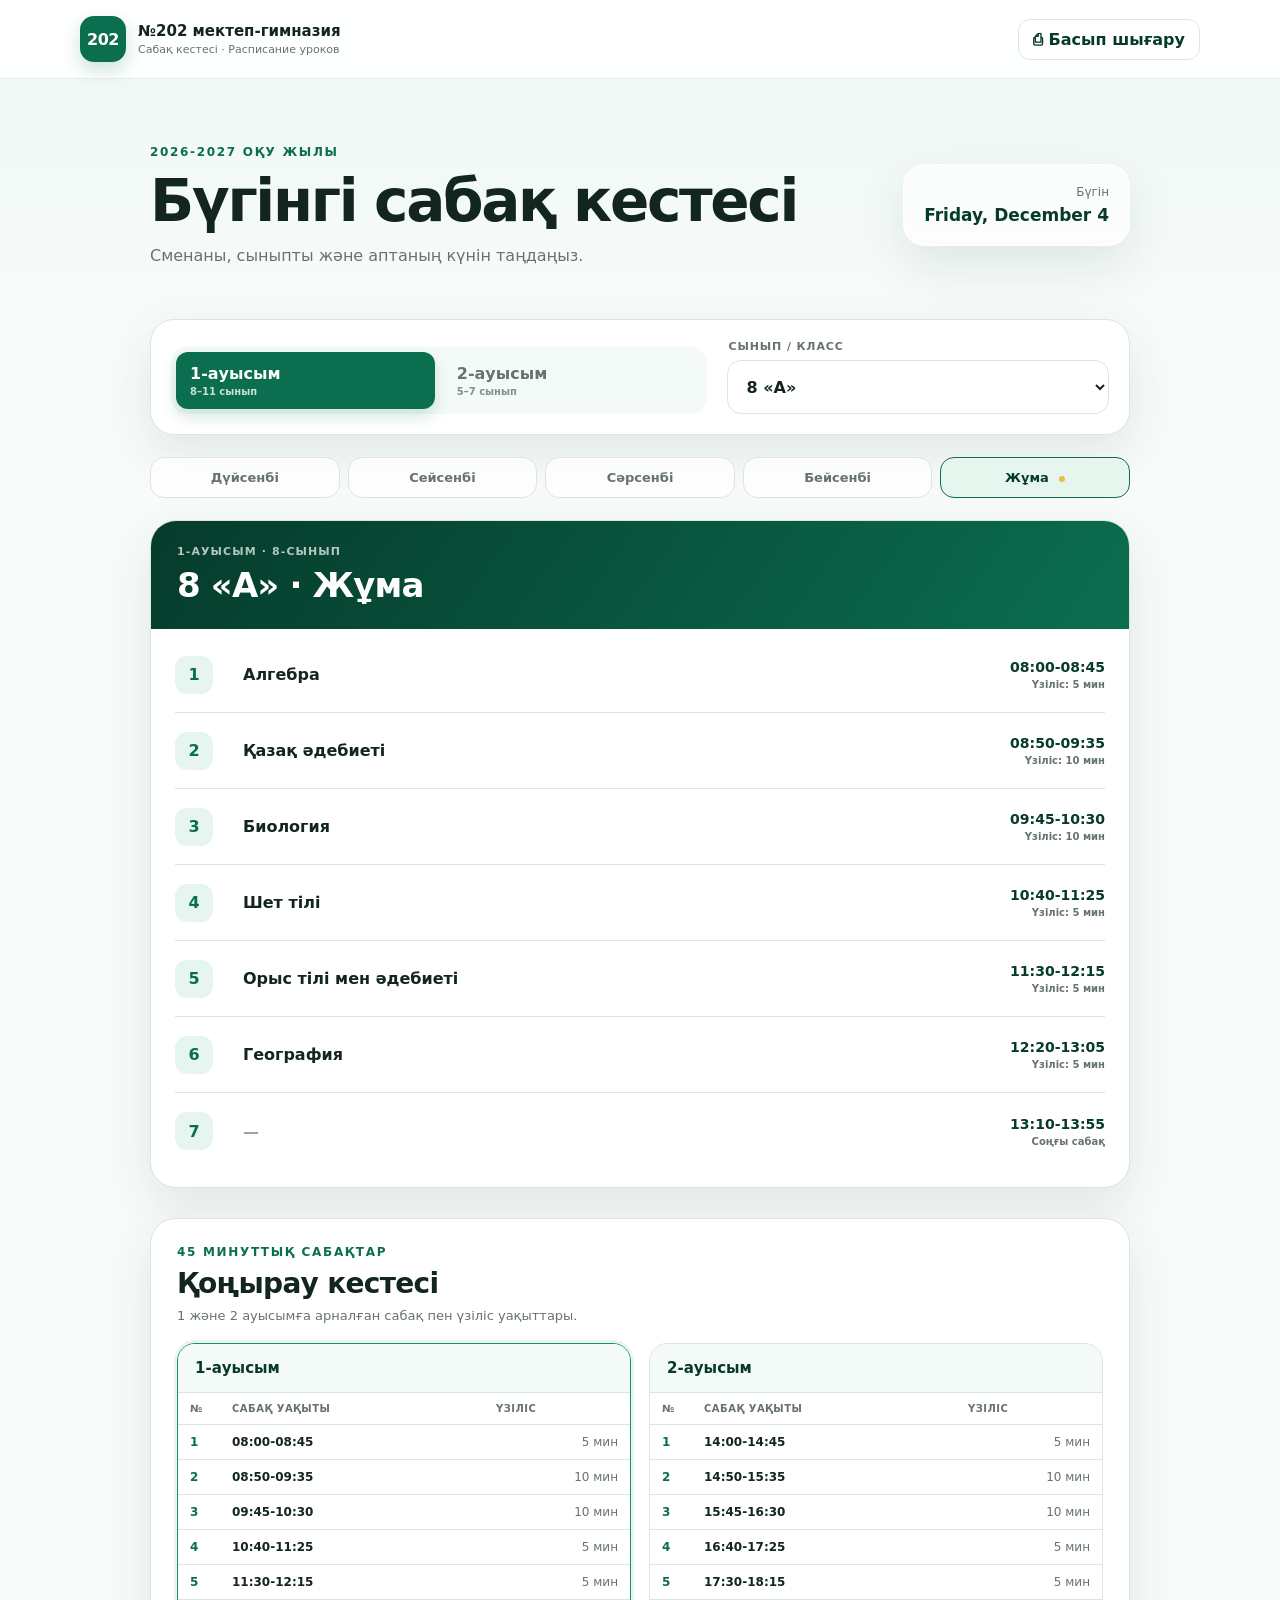
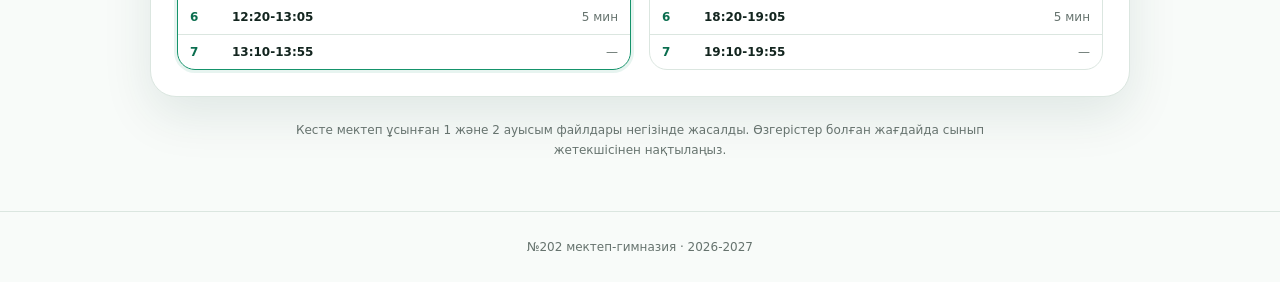
<file: schedule/index.html>
<!doctype html>
<html lang="kk">
<head>
  <meta charset="utf-8">
  <meta name="viewport" content="width=device-width, initial-scale=1">
  <meta name="theme-color" content="#0b6e4f">
  <meta name="description" content="№202 мектеп-гимназиясының 2026-2027 оқу жылына арналған сабақ және қоңырау кестесі">
  <title>Сабақ кестесі — №202 мектеп-гимназия</title>
  <link rel="stylesheet" href="styles.css?v=20260917-2">
  <script src="app.js?v=20260917-2" defer></script>
</head>
<body>
  <header class="site-header">
    <div class="header-inner">
      <a class="brand" href="./" aria-label="Басты бет">
        <span class="brand-mark">202</span>
        <span><strong>№202 мектеп-гимназия</strong><small>Сабақ кестесі · Расписание уроков</small></span>
      </a>
      <button class="print-button" id="printButton" type="button" aria-label="Кестені басып шығару">
        <span aria-hidden="true">⎙</span> Басып шығару
      </button>
    </div>
  </header>

  <main>
    <section class="hero" aria-labelledby="pageTitle">
      <div>
        <p class="eyebrow">2026-2027 оқу жылы</p>
        <h1 id="pageTitle">Бүгінгі сабақ кестесі</h1>
        <p class="hero-copy">Сменаны, сыныпты және аптаның күнін таңдаңыз.</p>
      </div>
      <div class="today-card" aria-live="polite">
        <span>Бүгін</span>
        <strong id="todayLabel">—</strong>
      </div>
    </section>

    <section class="controls-card" aria-label="Кесте сүзгілері">
      <div class="shift-picker" role="group" aria-label="Смена">
        <button class="shift-button active" type="button" data-shift="1">1-ауысым <small>8–11 сынып</small></button>
        <button class="shift-button" type="button" data-shift="2">2-ауысым <small>5–7 сынып</small></button>
      </div>
      <label class="select-field">
        <span>Сынып / Класс</span>
        <select id="classSelect" aria-label="Сыныпты таңдаңыз"></select>
      </label>
    </section>

    <nav class="day-tabs" id="dayTabs" aria-label="Апта күндері"></nav>

    <section class="schedule-panel" aria-live="polite" aria-busy="true">
      <div class="schedule-heading">
        <div>
          <p class="selected-shift" id="selectedShift">—</p>
          <h2 id="scheduleTitle">Кесте жүктелуде…</h2>
        </div>
        <div class="class-meta" id="classMeta"></div>
      </div>
      <ol class="lesson-list" id="lessonList"></ol>
      <div class="empty-state" id="emptyState" hidden>
        <span>✓</span>
        <strong>Бұл күні сабақ жоқ</strong>
      </div>
    </section>

    <section class="bell-panel" aria-labelledby="bellTitle">
      <div class="section-heading">
        <p class="eyebrow">45 минуттық сабақтар</p>
        <h2 id="bellTitle">Қоңырау кестесі</h2>
        <p>1 және 2 ауысымға арналған сабақ пен үзіліс уақыттары.</p>
      </div>
      <div class="bell-grid" id="bellGrid"></div>
    </section>

    <p class="source-note">Кесте мектеп ұсынған 1 және 2 ауысым файлдары негізінде жасалды. Өзгерістер болған жағдайда сынып жетекшісінен нақтылаңыз.</p>
  </main>

  <footer>№202 мектеп-гимназия · 2026-2027</footer>

  <div class="error-toast" id="errorToast" role="alert" hidden>Кестені жүктеу мүмкін болмады. Бетті жаңартып көріңіз.</div>
</body>
</html>
</file>
<file: schedule/styles.css>
:root {
  --green-950: #063b2c;
  --green-800: #0b6e4f;
  --green-650: #15936b;
  --green-100: #e6f5ee;
  --mint: #f4faf7;
  --ink: #13251f;
  --muted: #66736e;
  --line: #dbe6e0;
  --white: #fff;
  --amber: #f4b942;
  --shadow: 0 18px 50px rgba(8, 61, 45, .10);
}

* { box-sizing: border-box; }
html { color-scheme: light; scroll-behavior: smooth; }
body {
  margin: 0;
  color: var(--ink);
  background: linear-gradient(180deg, #edf8f3 0, #f8fbf9 330px, #f8fbf9 100%);
  font-family: Inter, ui-sans-serif, system-ui, -apple-system, BlinkMacSystemFont, "Segoe UI", sans-serif;
}
button, select { font: inherit; }
button { cursor: pointer; }

.site-header {
  background: rgba(255,255,255,.92);
  border-bottom: 1px solid rgba(11,110,79,.10);
  backdrop-filter: blur(12px);
}
.header-inner {
  width: min(1120px, calc(100% - 32px));
  min-height: 78px;
  margin: auto;
  display: flex;
  align-items: center;
  justify-content: space-between;
  gap: 24px;
}
.brand { display: flex; align-items: center; gap: 12px; color: inherit; text-decoration: none; }
.brand-mark {
  width: 46px; height: 46px; border-radius: 14px;
  display: grid; place-items: center;
  color: white; background: var(--green-800); font-weight: 850; letter-spacing: -.5px;
  box-shadow: 0 8px 18px rgba(11,110,79,.20);
}
.brand strong, .brand small { display: block; }
.brand strong { font-size: 15px; }
.brand small { margin-top: 3px; color: var(--muted); font-size: 11px; }
.print-button {
  border: 1px solid var(--line); border-radius: 12px; padding: 10px 14px;
  background: var(--white); color: var(--green-950); font-weight: 700;
}
.print-button:hover { border-color: var(--green-650); }

main { width: min(980px, calc(100% - 32px)); margin: auto; }
.hero { min-height: 240px; display: flex; align-items: center; justify-content: space-between; gap: 32px; padding: 42px 0 30px; }
.eyebrow { margin: 0 0 12px; color: var(--green-800); font-size: 12px; font-weight: 800; letter-spacing: .14em; text-transform: uppercase; }
h1 { margin: 0; font-size: clamp(34px, 7vw, 58px); line-height: 1.04; letter-spacing: -.04em; }
.hero-copy { margin: 14px 0 0; color: var(--muted); font-size: 16px; }
.today-card {
  min-width: 180px; padding: 20px; border: 1px solid rgba(255,255,255,.8); border-radius: 22px;
  background: rgba(255,255,255,.66); box-shadow: var(--shadow); text-align: right;
}
.today-card span { display: block; color: var(--muted); font-size: 12px; }
.today-card strong { display: block; margin-top: 6px; color: var(--green-950); font-size: 17px; }

.controls-card {
  display: grid; grid-template-columns: 1.4fr 1fr; gap: 20px; align-items: end;
  padding: 20px; border: 1px solid var(--line); border-radius: 24px; background: var(--white); box-shadow: var(--shadow);
}
.shift-picker { display: grid; grid-template-columns: 1fr 1fr; gap: 8px; padding: 5px; border-radius: 16px; background: var(--mint); }
.shift-button { border: 0; border-radius: 12px; padding: 12px 14px; background: transparent; color: var(--muted); text-align: left; font-weight: 800; }
.shift-button small { display: block; margin-top: 3px; font-size: 10px; font-weight: 600; opacity: .78; }
.shift-button.active { color: white; background: var(--green-800); box-shadow: 0 7px 16px rgba(11,110,79,.18); }
.select-field span { display: block; margin: 0 0 7px 2px; color: var(--muted); font-size: 11px; font-weight: 750; text-transform: uppercase; letter-spacing: .08em; }
.select-field select { width: 100%; height: 54px; padding: 0 42px 0 15px; border: 1px solid var(--line); border-radius: 14px; color: var(--ink); background: white; font-weight: 800; }
.select-field select:focus { outline: 3px solid rgba(21,147,107,.16); border-color: var(--green-650); }

.day-tabs { display: grid; grid-template-columns: repeat(5, 1fr); gap: 8px; margin: 22px 0; }
.day-button { border: 1px solid var(--line); border-radius: 14px; padding: 12px 8px; background: rgba(255,255,255,.75); color: var(--muted); font-size: 13px; font-weight: 750; }
.day-button:hover { border-color: var(--green-650); color: var(--green-800); }
.day-button.active { border-color: var(--green-800); background: var(--green-100); color: var(--green-950); }
.day-button.today::after { content: ""; display: inline-block; width: 6px; height: 6px; margin-left: 6px; border-radius: 50%; background: var(--amber); vertical-align: middle; }

.schedule-panel { overflow: hidden; border: 1px solid var(--line); border-radius: 26px; background: var(--white); box-shadow: var(--shadow); }
.schedule-heading { min-height: 108px; padding: 24px 26px; display: flex; justify-content: space-between; align-items: center; gap: 24px; color: white; background: linear-gradient(125deg, var(--green-950), var(--green-800)); }
.selected-shift { margin: 0 0 7px; color: rgba(255,255,255,.70); font-size: 11px; font-weight: 800; letter-spacing: .10em; text-transform: uppercase; }
.schedule-heading h2 { margin: 0; font-size: clamp(24px, 5vw, 34px); letter-spacing: -.025em; }
.class-meta { max-width: 330px; color: rgba(255,255,255,.82); font-size: 12px; line-height: 1.5; text-align: right; }
.class-meta strong { color: white; }
.lesson-list { margin: 0; padding: 8px 24px 18px; list-style: none; counter-reset: lesson; }
.lesson {
  min-height: 76px; display: grid; grid-template-columns: 52px 1fr auto; align-items: center; gap: 16px;
  border-bottom: 1px solid var(--line);
}
.lesson:last-child { border-bottom: 0; }
.lesson-number { width: 38px; height: 38px; display: grid; place-items: center; border-radius: 12px; color: var(--green-800); background: var(--green-100); font-weight: 850; }
.lesson-subject { font-size: 16px; font-weight: 750; }
.lesson-free { color: #9aa6a1; font-weight: 600; }
.lesson-time { min-width: 118px; text-align: right; }
.lesson-time strong, .lesson-time small { display: block; }
.lesson-time strong { color: var(--green-950); font-size: 14px; }
.lesson-time small { margin-top: 4px; color: var(--muted); font-size: 10px; font-weight: 700; }
.empty-state { padding: 48px 24px; text-align: center; color: var(--muted); }
.empty-state span { width: 48px; height: 48px; margin: 0 auto 12px; display: grid; place-items: center; border-radius: 50%; color: var(--green-800); background: var(--green-100); font-size: 24px; }
.empty-state strong { display: block; color: var(--ink); }
.source-note { max-width: 720px; margin: 24px auto 50px; color: var(--muted); font-size: 12px; line-height: 1.65; text-align: center; }
.bell-panel { margin: 30px 0 24px; padding: 26px; border: 1px solid var(--line); border-radius: 26px; background: var(--white); box-shadow: var(--shadow); }
.section-heading { margin-bottom: 20px; }
.section-heading .eyebrow { margin-bottom: 8px; }
.section-heading h2 { margin: 0; font-size: 28px; letter-spacing: -.025em; }
.section-heading > p:last-child { margin: 8px 0 0; color: var(--muted); font-size: 13px; }
.bell-grid { display: grid; grid-template-columns: 1fr 1fr; gap: 18px; }
.bell-card { overflow: hidden; border: 1px solid var(--line); border-radius: 18px; transition: .2s; }
.bell-card.active { border-color: var(--green-650); box-shadow: 0 0 0 3px rgba(21,147,107,.10); }
.bell-card h3 { margin: 0; padding: 15px 17px; color: var(--green-950); background: var(--mint); font-size: 15px; }
.bell-table { width: 100%; border-collapse: collapse; }
.bell-table th, .bell-table td { padding: 10px 12px; border-top: 1px solid var(--line); font-size: 12px; }
.bell-table th { color: var(--muted); font-size: 10px; text-align: left; text-transform: uppercase; letter-spacing: .05em; }
.bell-table td:first-child { width: 42px; color: var(--green-800); font-weight: 850; }
.bell-table td:nth-child(2) { font-weight: 750; }
.bell-table td:last-child { color: var(--muted); text-align: right; }
footer { padding: 28px 16px; border-top: 1px solid var(--line); color: var(--muted); font-size: 12px; text-align: center; }
.error-toast { position: fixed; right: 20px; bottom: 20px; max-width: 340px; padding: 16px 18px; border-radius: 14px; color: white; background: #a63737; box-shadow: 0 14px 40px rgba(80,0,0,.25); }

@media (max-width: 700px) {
  .header-inner, main { width: min(100% - 22px, 980px); }
  .print-button { width: 42px; height: 42px; padding: 0; font-size: 0; }
  .print-button span { font-size: 20px; }
  .hero { min-height: 210px; padding: 34px 4px 24px; }
  .today-card { display: none; }
  .controls-card { grid-template-columns: 1fr; padding: 13px; border-radius: 20px; }
  .day-tabs { overflow-x: auto; grid-template-columns: repeat(5, minmax(96px, 1fr)); margin: 16px -11px; padding: 0 11px 4px; scrollbar-width: none; }
  .schedule-heading { align-items: flex-start; flex-direction: column; gap: 10px; padding: 21px 20px; }
  .class-meta { text-align: left; }
  .lesson-list { padding: 5px 16px 12px; }
  .lesson { grid-template-columns: 42px 1fr; gap: 12px; }
  .lesson-time { min-width: auto; }
  .lesson-time strong { font-size: 12px; }
  .lesson-time small { display: none; }
  .bell-panel { margin-top: 22px; padding: 18px 13px; border-radius: 20px; }
  .bell-grid { grid-template-columns: 1fr; }
}

@media print {
  body { background: white; }
  .site-header, .hero-copy, .today-card, .controls-card, .day-tabs, .source-note, footer { display: none !important; }
  main { width: 100%; }
  .hero { min-height: 0; padding: 0 0 18px; }
  .eyebrow { color: #444; }
  h1 { font-size: 28px; }
  .schedule-panel { box-shadow: none; border-color: #bbb; }
  .schedule-heading { color: black; background: white; border-bottom: 2px solid #222; }
  .selected-shift, .class-meta { color: #444; }
  .class-meta strong { color: black; }
  .bell-panel { break-before: page; box-shadow: none; }
}
</file>
